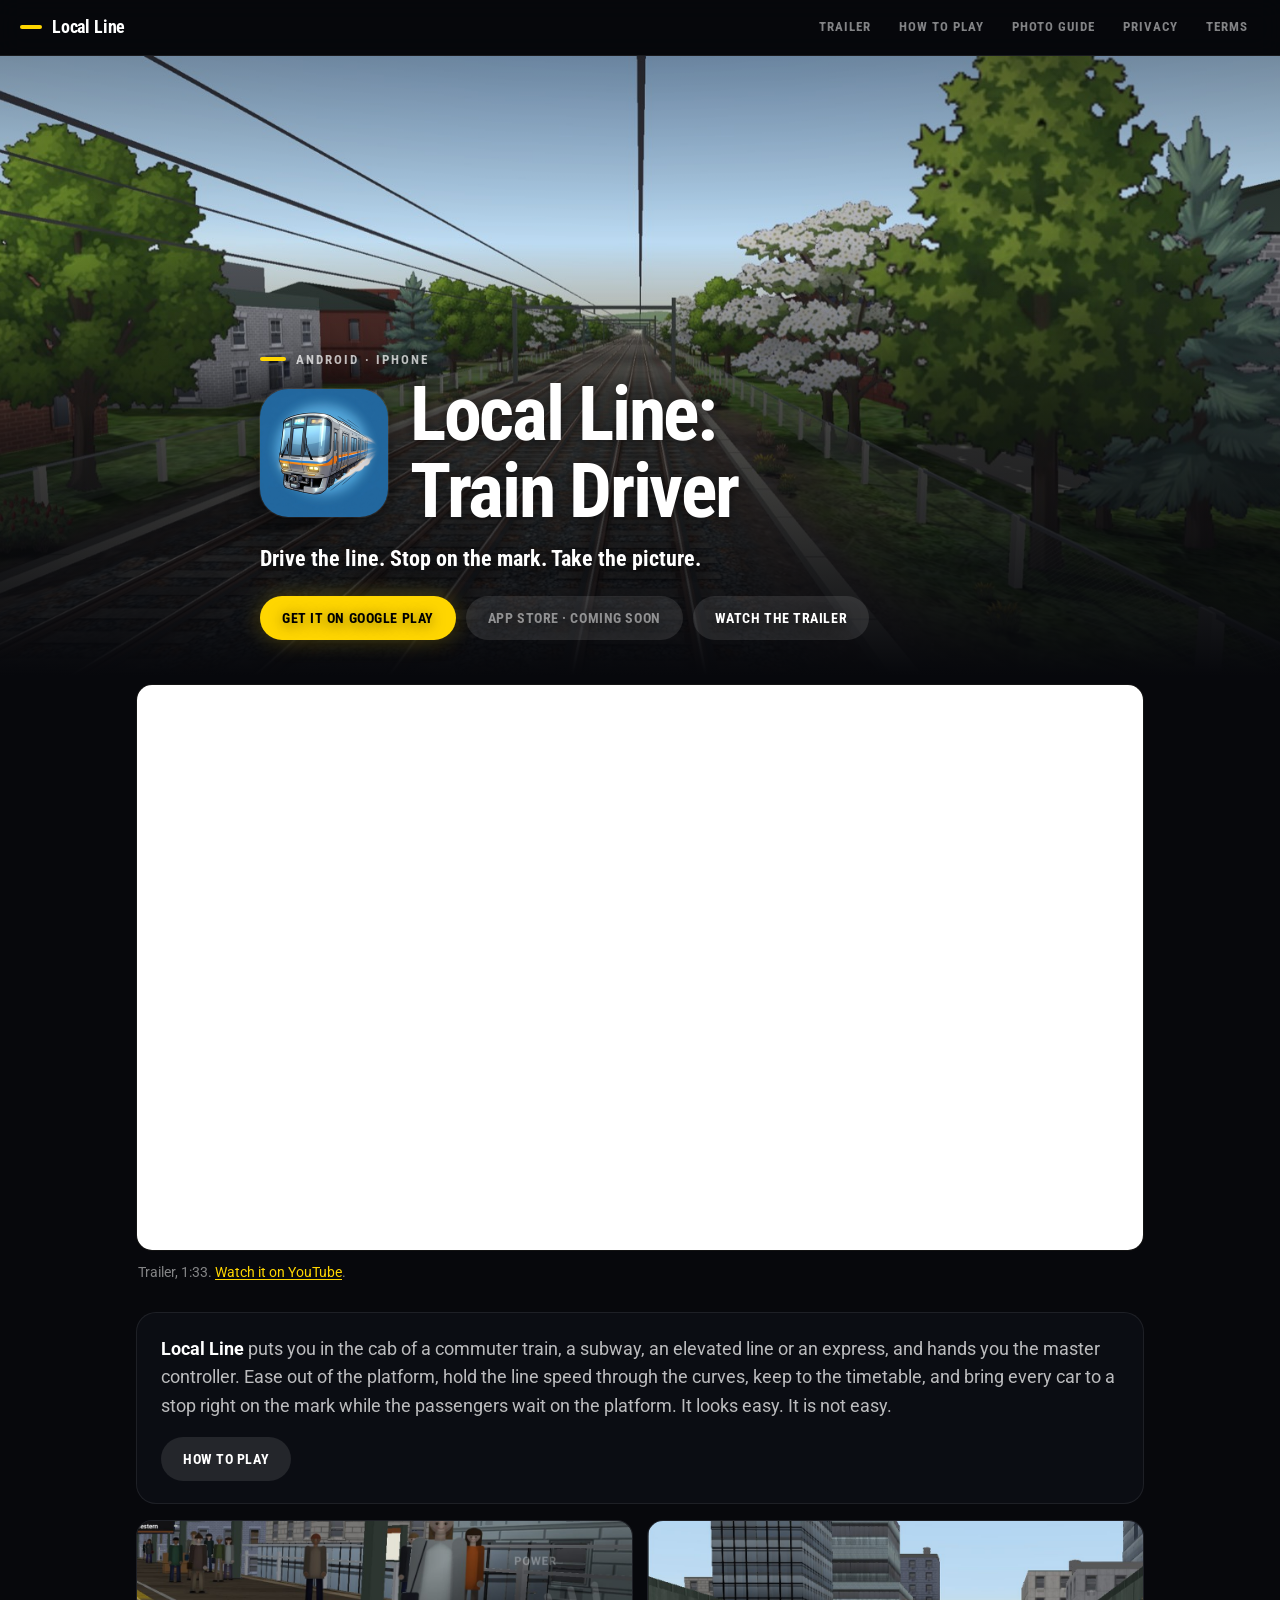
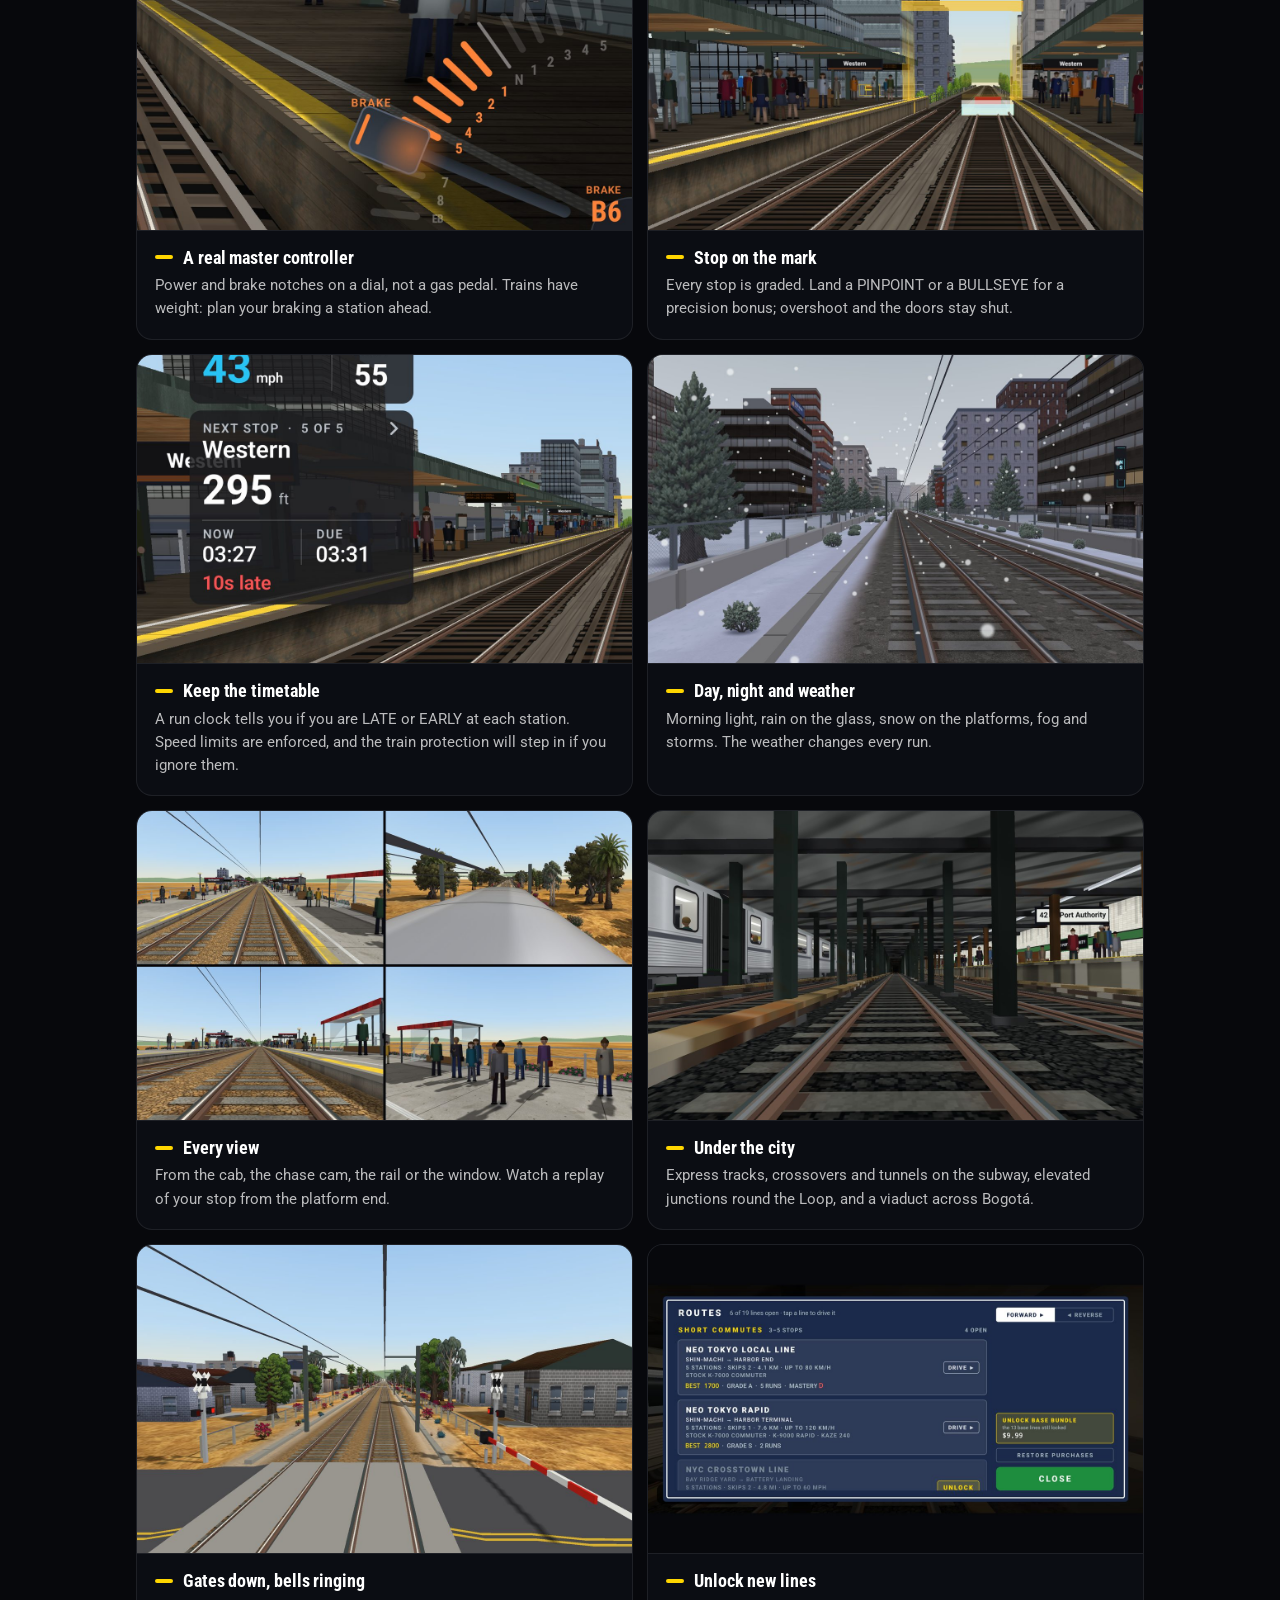
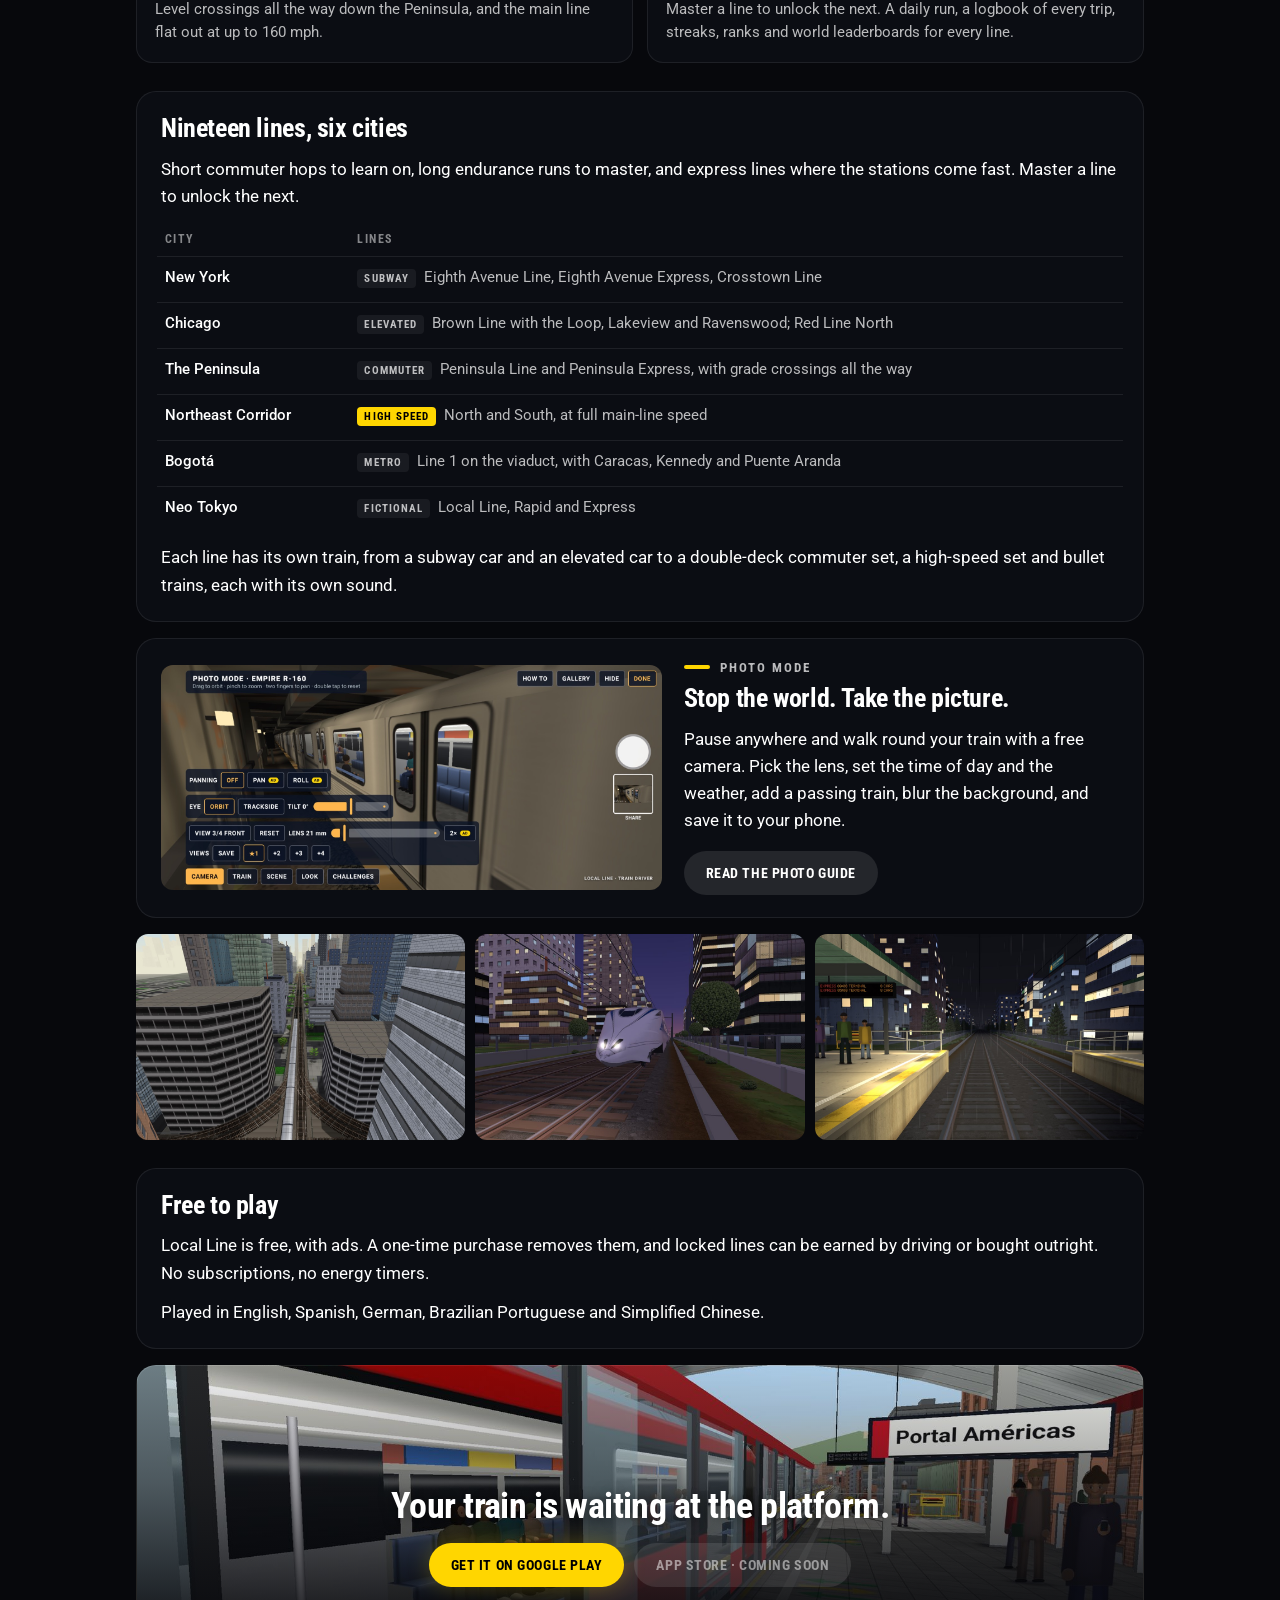
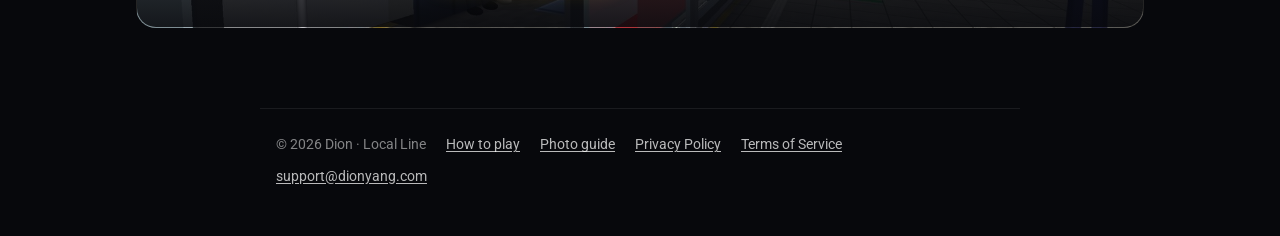
<file: index.html>
<!doctype html>
<html lang="en">
<head>
<meta charset="utf-8">
<meta name="viewport" content="width=device-width, initial-scale=1">
<title>Local Line: Train Driver</title>
<meta name="description" content="Drive real-feeling commuter, subway, elevated and express trains through New York, Chicago, the Peninsula, Bogotá and more. Hit the timetable, stop on the mark, and take the picture. For Android and iPhone.">
<meta property="og:title" content="Local Line: Train Driver">
<meta property="og:description" content="Drive the line. Stop on the mark. Take the picture.">
<meta property="og:image" content="img/line.jpg">
<meta property="og:type" content="website">
<link rel="preconnect" href="https://fonts.googleapis.com">
<link rel="preconnect" href="https://fonts.gstatic.com" crossorigin>
<link href="https://fonts.googleapis.com/css2?family=Roboto+Condensed:wght@700&family=Roboto+Mono:wght@500&family=Roboto:wght@400;500;700&display=swap" rel="stylesheet">
<link rel="icon" type="image/png" href="img/favicon.png">
<link rel="apple-touch-icon" href="img/apple-touch-icon.png">
<link rel="stylesheet" href="site.css">
<style>
  /* The landing page: a taller hero, the trailer, feature tiles and the lines board. */
  .hero.tall { min-height: min(78vh, 620px); }
  .hero.tall h1 { font-size: clamp(44px, 9vw, 76px); }
  .hero .tagline { margin: 14px 0 0; font: 700 clamp(18px, 3vw, 22px)/1.3 "Roboto Condensed", sans-serif; color: #fff; }
  .hero .pills { margin-top: 22px; }
  .pill.soon { background: rgba(255,255,255,.1); color: var(--ink-dim); cursor: default; }

  .wide { max-width: 1040px; }
  .trailer { position: relative; aspect-ratio: 16 / 9; border-radius: 16px; overflow: hidden; background: #000 center / cover no-repeat; border: 1px solid var(--hairline); display: block; }
  .trailer iframe { position: absolute; inset: 0; width: 100%; height: 100%; border: 0; }
  .under { margin: 10px 2px 0; font-size: 14px; color: var(--ink-dim); }

  .tiles { display: grid; grid-template-columns: 1fr 1fr; gap: 14px; margin: 0; padding: 0; list-style: none; }
  .tiles li { margin: 0; background: var(--sheet); border: 1px solid var(--hairline); border-radius: 16px; overflow: hidden; display: flex; flex-direction: column; }
  .tiles img { display: block; width: 100%; height: auto; aspect-ratio: 16 / 10; object-fit: cover; border-bottom: 1px solid var(--hairline); }
  .tiles div { padding: 16px 18px 18px; }
  .tiles h3 { margin: 0 0 6px; color: #fff; font-size: 18px; letter-spacing: -.005em; text-transform: none; display: flex; align-items: center; gap: 10px; }
  .tiles h3:before { content: ""; flex: none; width: 18px; height: 4px; border-radius: 2px; background: var(--go); }
  .tiles p { margin: 0; font-size: 15px; color: var(--ink-soft); line-height: 1.55; }

  .brand { display: flex; align-items: center; gap: 22px; margin-top: 10px; }
  .brand h1 { margin: 0; }
  .appicon { display: block; flex: none; width: 128px; height: 128px; border-radius: 28px; margin: 0; box-shadow: 0 10px 30px rgba(0,0,0,.55), 0 0 0 1px rgba(255,255,255,.12); }
  @media (max-width: 640px) { .tiles { grid-template-columns: 1fr; } }
  @media (max-width: 560px) { .brand { gap: 14px; } .appicon { width: 76px; height: 76px; border-radius: 17px; } }

  .split { display: grid; grid-template-columns: 1.15fr 1fr; gap: 22px; align-items: center; }
  .split figure { margin: 0; }
  @media (max-width: 760px) { .split { grid-template-columns: 1fr; } }

  .board td:nth-child(2) { color: var(--ink-soft); }
  .badge { display: inline-block; font: 700 11px/1 "Roboto Condensed", sans-serif; letter-spacing: .1em; text-transform: uppercase; padding: 4px 7px; border-radius: 4px; background: var(--fill); color: var(--ink-soft); white-space: nowrap; margin: 0 4px 4px 0; }
  .badge.y { background: var(--go); color: #000; }

  .gallery { display: grid; grid-template-columns: repeat(3, 1fr); gap: 10px; }
  .gallery img { display: block; width: 100%; height: 100%; aspect-ratio: 16 / 10; object-fit: cover; border-radius: 12px; }
  @media (max-width: 560px) { .gallery { grid-template-columns: 1fr 1fr; } .gallery img:first-child { grid-column: 1 / -1; } }

  .final { text-align: center; padding: 120px 24px 40px; position: relative; overflow: hidden; background: #111 url(img/platform.jpg) center 45% / cover no-repeat; }
  .final:before { content: ""; position: absolute; inset: 0; background: linear-gradient(180deg, rgba(7,8,12,.05), rgba(7,8,12,.35) 45%, rgba(7,8,12,.88)); }
  .final > * { position: relative; }
  .final h2 { text-shadow: 0 2px 14px rgba(0,0,0,.6); }
  .final h2 { justify-content: center; font-size: clamp(26px, 5vw, 36px); }
  .final .pills { justify-content: center; }
  section.block { margin: 0 0 28px; }
  section.block > h2 { margin-left: 2px; }
  @media (max-width: 560px) { .bar nav a.wideonly { display: none; } }
</style>
</head>
<body>
<header class="bar"><a class="mark" href="index.html"><i></i>Local Line</a><nav><a class="wideonly" href="#trailer">Trailer</a><a href="how-to-play.html">How to play</a><a href="photo-mode.html">Photo guide</a><a href="privacy-policy.html">Privacy</a><a href="terms-of-service.html">Terms</a></nav></header>

<div class="hero tall" style="background-image:url(img/line.jpg)"><div>
  <div class="kick"><i></i>Android · iPhone</div>
  <div class="brand">
    <img class="appicon" src="img/icon.png" width="256" height="256" alt="Local Line app icon">
    <h1>Local Line:<br>Train Driver</h1>
  </div>
  <p class="tagline">Drive the line. Stop on the mark. Take the picture.</p>
  <div class="pills">
    <a class="pill go" href="https://play.google.com/store/apps/details?id=com.locallinedriver">Get it on Google Play</a>
    <span class="pill soon" aria-disabled="true">App Store · coming soon</span>
    <a class="pill ghost" href="#trailer">Watch the trailer</a>
  </div>
</div></div>

<main class="wide">

<section class="block" id="trailer">
  <div class="trailer"><iframe width="560" height="315" src="https://www.youtube.com/embed/b54kEDBgle0" title="YouTube video player" frameborder="0" allow="accelerometer; autoplay; clipboard-write; encrypted-media; gyroscope; picture-in-picture; web-share" referrerpolicy="strict-origin-when-cross-origin" allowfullscreen></iframe></div>
  <p class="under">Trailer, 1:33. <a href="https://www.youtube.com/watch?v=b54kEDBgle0">Watch it on YouTube</a>.</p>
</section>

<section class="sheet lead">
  <p><strong>Local Line</strong> puts you in the cab of a commuter train, a subway, an elevated line or an express, and hands you the master controller. Ease out of the platform, hold the line speed through the curves, keep to the timetable, and bring every car to a stop right on the mark while the passengers wait on the platform. It looks easy. It is not easy.</p>
  <div class="pills"><a class="pill ghost" href="how-to-play.html">How to play</a></div>
</section>

<section class="block">
  <ul class="tiles">
    <li><img src="img/f-controller.jpg" width="1200" height="750" alt="The master controller dial in brake notch B6, the platform sliding past." loading="lazy"><div><h3>A real master controller</h3><p>Power and brake notches on a dial, not a gas pedal. Trains have weight: plan your braking a station ahead.</p></div></li>
    <li><img src="img/f-stop.jpg" width="1200" height="750" alt="Running into an elevated station with the stop mark lit ahead." loading="lazy"><div><h3>Stop on the mark</h3><p>Every stop is graded. Land a PINPOINT or a BULLSEYE for a precision bonus; overshoot and the doors stay shut.</p></div></li>
    <li><img src="img/f-timetable.jpg" width="1200" height="750" alt="The cab display: speed, the limit, the next stop, the clock and 10 seconds late." loading="lazy"><div><h3>Keep the timetable</h3><p>A run clock tells you if you are LATE or EARLY at each station. Speed limits are enforced, and the train protection will step in if you ignore them.</p></div></li>
    <li><img src="img/f-weather.jpg" width="1200" height="750" alt="Snow falling on the line between city blocks." loading="lazy"><div><h3>Day, night and weather</h3><p>Morning light, rain on the glass, snow on the platforms, fog and storms. The weather changes every run.</p></div></li>
    <li><img src="img/f-views.jpg" width="1200" height="750" alt="Four camera views on the Peninsula: the cab, the chase cam over the roof, the rail and the side window." loading="lazy"><div><h3>Every view</h3><p>From the cab, the chase cam, the rail or the window. Watch a replay of your stop from the platform end.</p></div></li>
    <li><img src="img/f-tunnel.jpg" width="1200" height="750" alt="A subway train standing in an underground station." loading="lazy"><div><h3>Under the city</h3><p>Express tracks, crossovers and tunnels on the subway, elevated junctions round the Loop, and a viaduct across Bogotá.</p></div></li>
    <li><img src="img/f-crossing.jpg" width="1200" height="750" alt="A level crossing with its gates down on the Peninsula." loading="lazy"><div><h3>Gates down, bells ringing</h3><p>Level crossings all the way down the Peninsula, and the main line flat out at up to 160 mph.</p></div></li>
    <li><img src="img/f-lines.jpg" width="1200" height="750" alt="The routes picker, with best scores, grades and runs for each line." loading="lazy"><div><h3>Unlock new lines</h3><p>Master a line to unlock the next. A daily run, a logbook of every trip, streaks, ranks and world leaderboards for every line.</p></div></li>
  </ul>
</section>

<section class="sheet">
  <h2>Nineteen lines, six cities</h2>
  <p>Short commuter hops to learn on, long endurance runs to master, and express lines where the stations come fast. Master a line to unlock the next.</p>
  <div class="scroll"><table class="board">
    <tr><th>City</th><th>Lines</th></tr>
    <tr><td>New York</td><td><span class="badge">Subway</span> Eighth Avenue Line, Eighth Avenue Express, Crosstown Line</td></tr>
    <tr><td>Chicago</td><td><span class="badge">Elevated</span> Brown Line with the Loop, Lakeview and Ravenswood; Red Line North</td></tr>
    <tr><td>The Peninsula</td><td><span class="badge">Commuter</span> Peninsula Line and Peninsula Express, with grade crossings all the way</td></tr>
    <tr><td>Northeast Corridor</td><td><span class="badge y">High speed</span> North and South, at full main-line speed</td></tr>
    <tr><td>Bogotá</td><td><span class="badge">Metro</span> Line 1 on the viaduct, with Caracas, Kennedy and Puente Aranda</td></tr>
    <tr><td>Neo Tokyo</td><td><span class="badge">Fictional</span> Local Line, Rapid and Express</td></tr>
  </table></div>
  <p>Each line has its own train, from a subway car and an elevated car to a double-deck commuter set, a high-speed set and bullet trains, each with its own sound.</p>
</section>

<section class="sheet">
  <div class="split">
    <figure><img src="img/photo-screen.jpg" width="1600" height="720" alt="Photo mode on a phone, with the camera, train and scene settings along the bottom."></figure>
    <div>
      <div class="kick"><i></i>Photo mode</div>
      <h2 style="margin-top:10px">Stop the world. Take the picture.</h2>
      <p>Pause anywhere and walk round your train with a free camera. Pick the lens, set the time of day and the weather, add a passing train, blur the background, and save it to your phone.</p>
      <div class="pills"><a class="pill ghost" href="photo-mode.html">Read the photo guide</a></div>
    </div>
  </div>
</section>

<section class="block">
  <div class="gallery">
    <img src="img/tower18.jpg" alt="An elevated train crossing a junction above a city street." loading="lazy">
    <img src="img/kaze.jpg" alt="A bullet train standing at the platform." loading="lazy">
    <img src="img/night.jpg" alt="A train at night under the station lights." loading="lazy">
  </div>
</section>

<section class="sheet">
  <h2>Free to play</h2>
  <p>Local Line is free, with ads. A one-time purchase removes them, and locked lines can be earned by driving or bought outright. No subscriptions, no energy timers.</p>
  <p>Played in English, Spanish, German, Brazilian Portuguese and Simplified Chinese.</p>
</section>

<section class="sheet final">
  <h2>Your train is waiting at the platform.</h2>
  <div class="pills">
    <a class="pill go" href="https://play.google.com/store/apps/details?id=com.locallinedriver">Get it on Google Play</a>
    <span class="pill soon" aria-disabled="true">App Store · coming soon</span>
  </div>
</section>

</main>

<footer>
  <span>© 2026 Dion · Local Line</span>
  <a href="how-to-play.html">How to play</a>
  <a href="photo-mode.html">Photo guide</a>
  <a href="privacy-policy.html">Privacy Policy</a>
  <a href="terms-of-service.html">Terms of Service</a>
  <a href="mailto:support@dionyang.com">support@dionyang.com</a>
</footer>

</body>
</html>
</file>
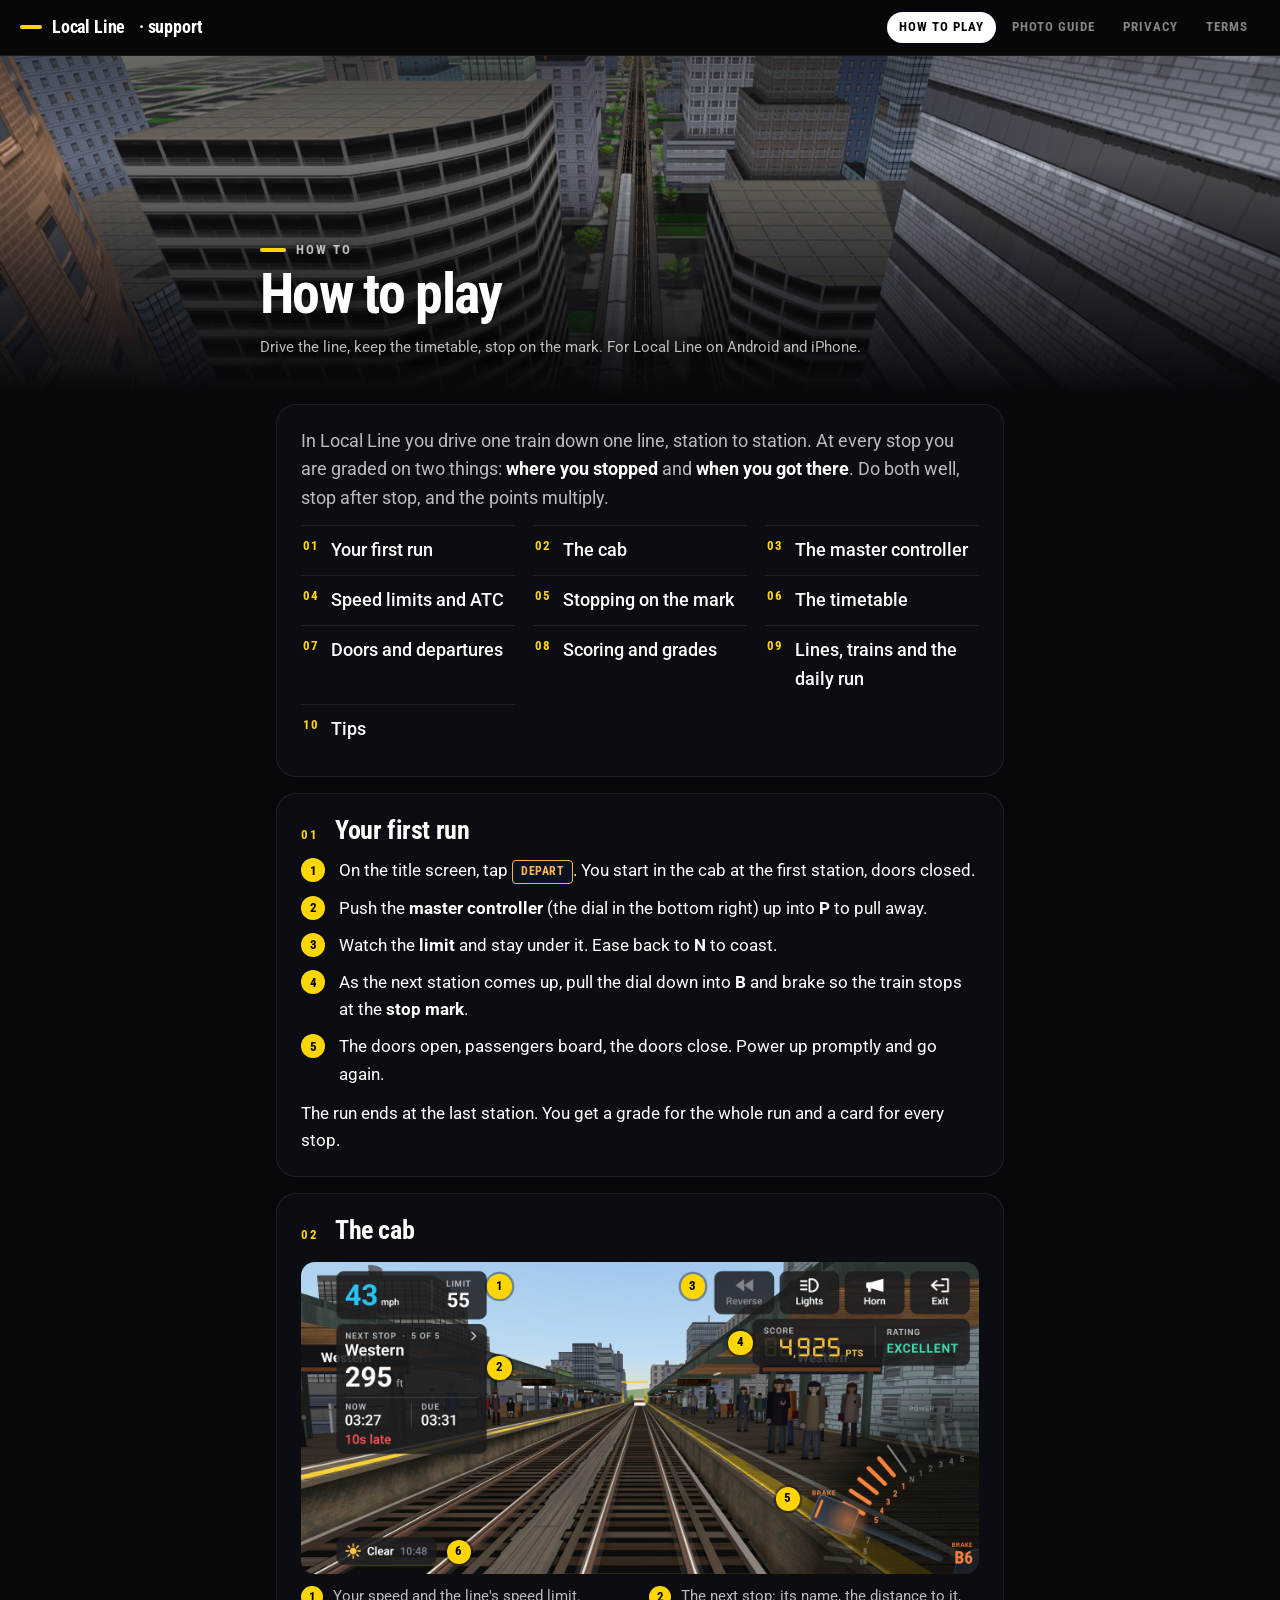
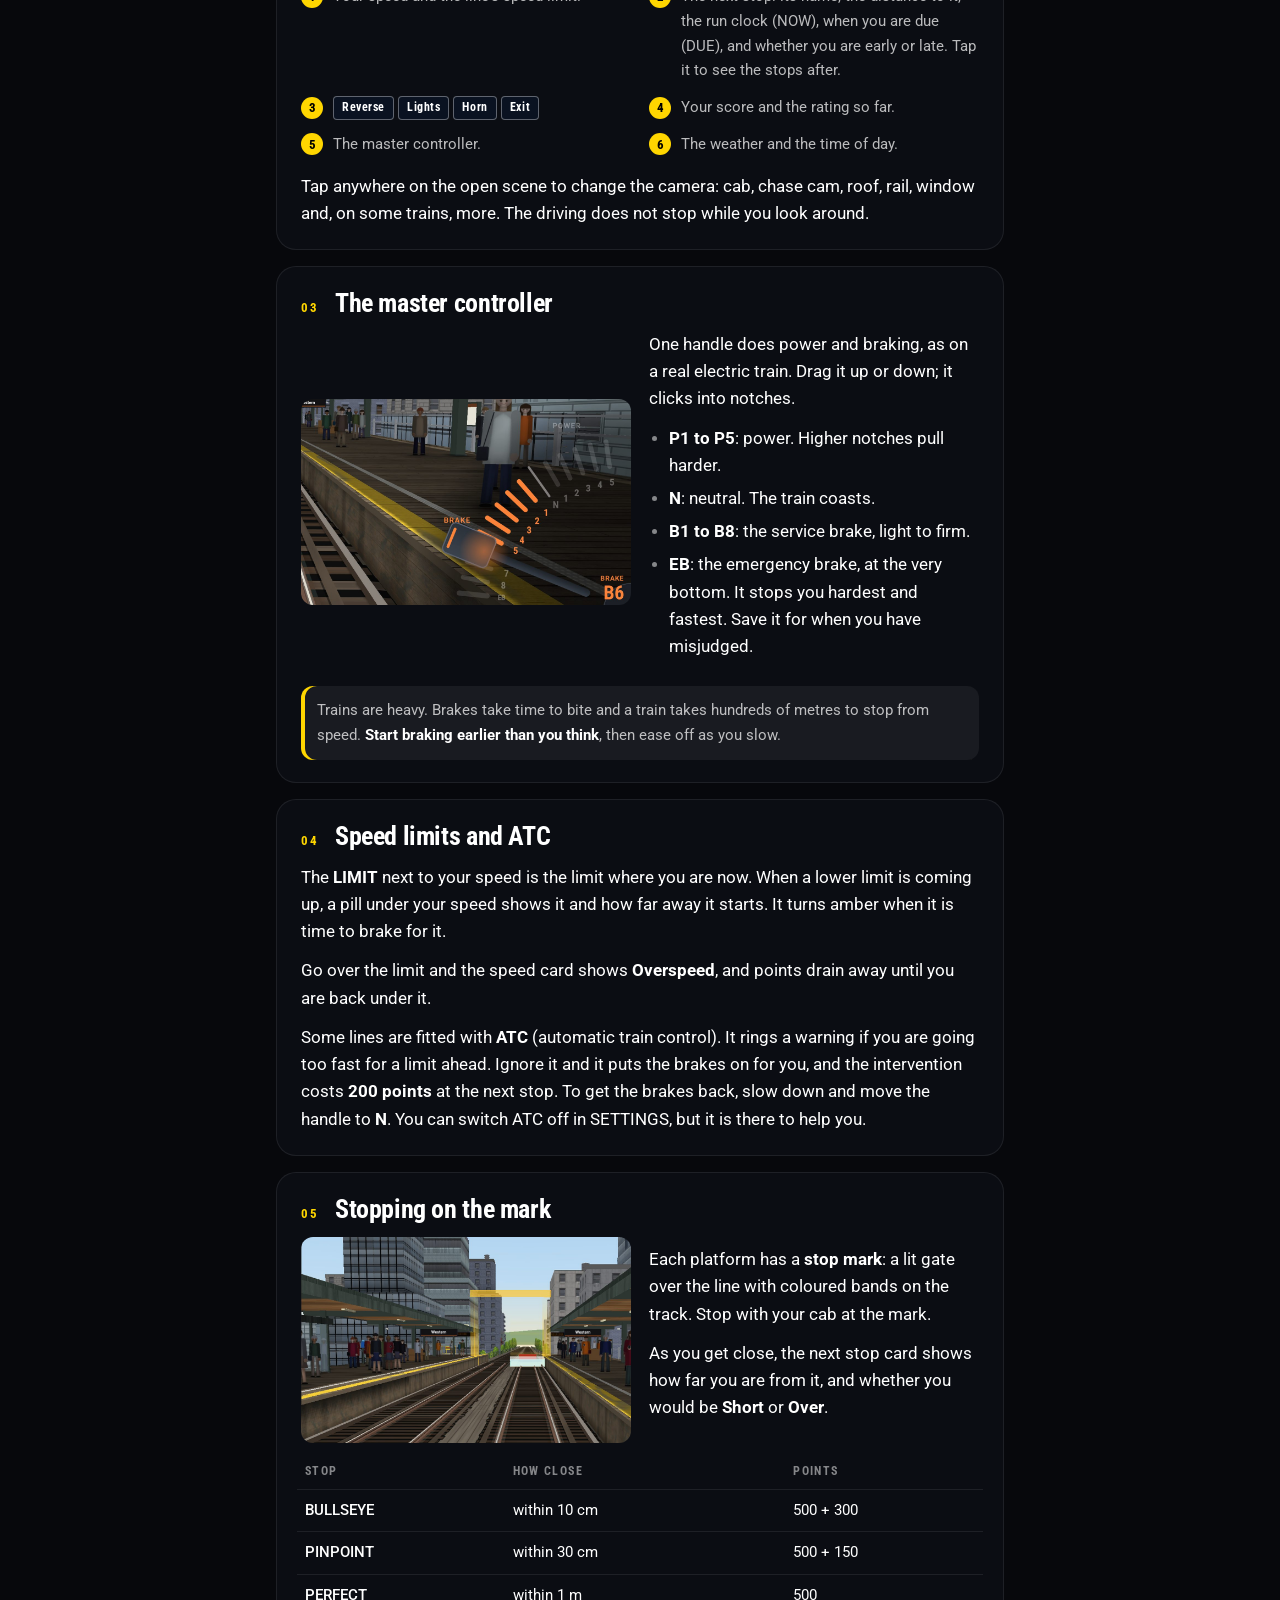
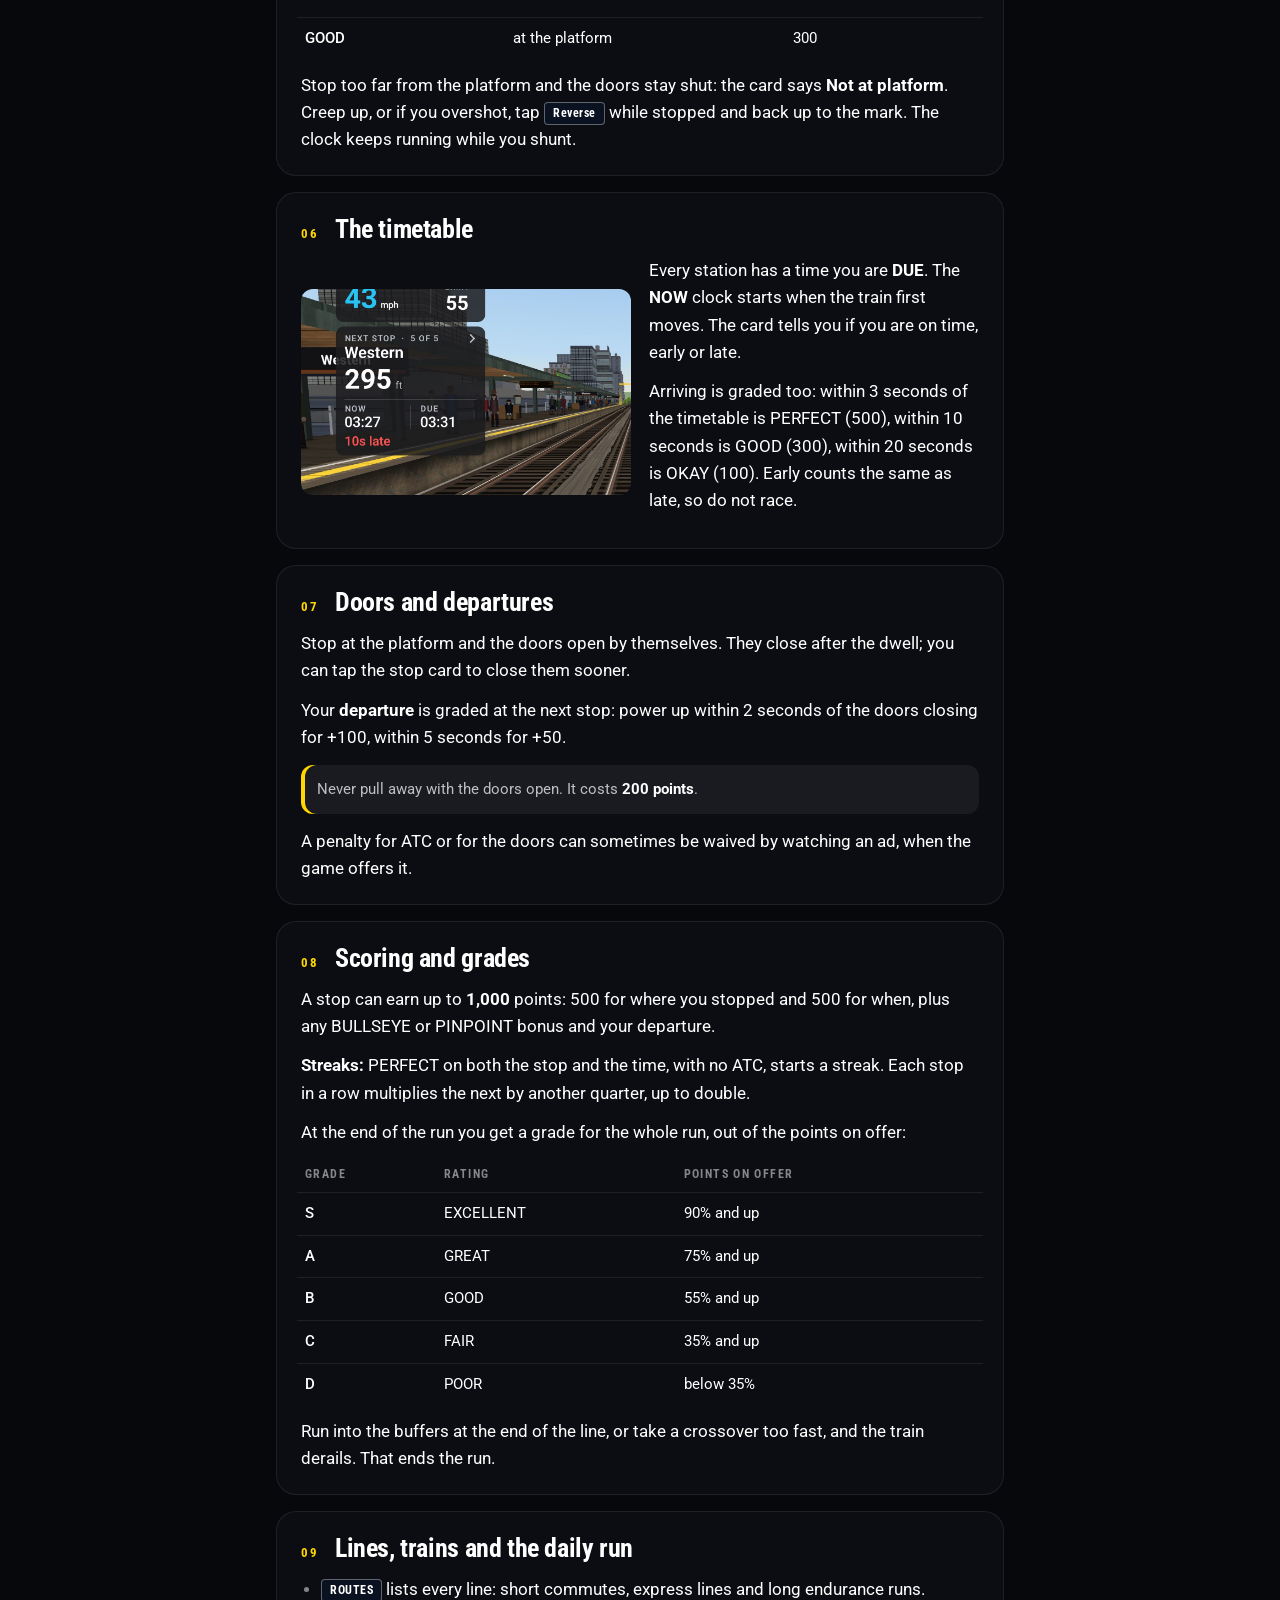
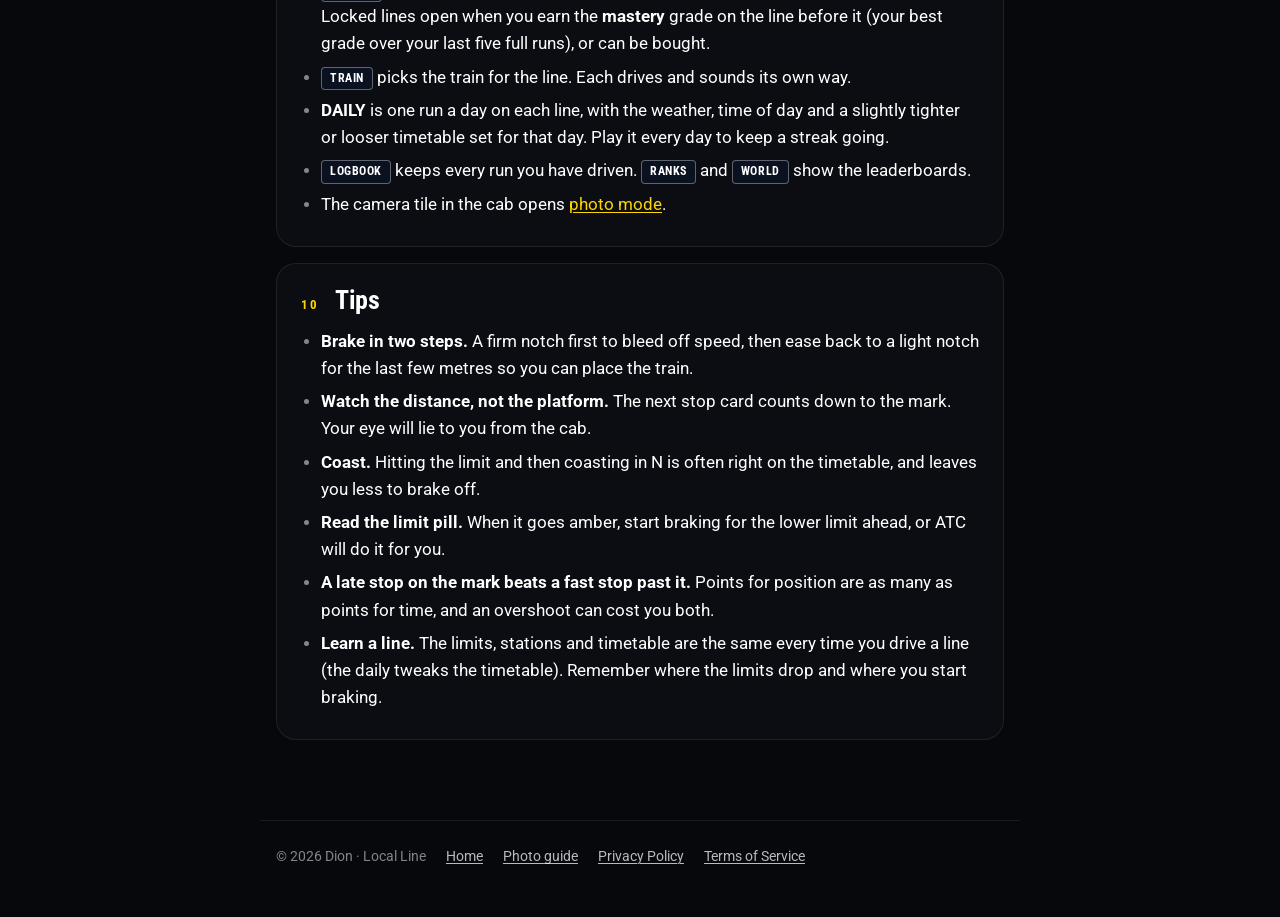
<file: how-to-play.html>
<!doctype html>
<html lang="en">
<head>
<meta charset="utf-8">
<meta name="viewport" content="width=device-width, initial-scale=1">
<title>How to Play · Local Line</title>
<meta name="description" content="How to drive in Local Line: Train Driver. The master controller, the cab display, stopping on the mark, the timetable, doors, ATC and scoring.">
<link rel="icon" type="image/png" href="img/favicon.png">
<link rel="apple-touch-icon" href="img/apple-touch-icon.png">
<link rel="preconnect" href="https://fonts.googleapis.com">
<link rel="preconnect" href="https://fonts.gstatic.com" crossorigin>
<link href="https://fonts.googleapis.com/css2?family=Roboto+Condensed:wght@700&family=Roboto+Mono:wght@500&family=Roboto:wght@400;500;700&display=swap" rel="stylesheet">
<link rel="stylesheet" href="site.css">
<style>
  /* The cab as captured on a phone, with numbered tags over it (as the photo guide's screen). */
  .screen { position: relative; border-radius: 14px; overflow: hidden; container-type: inline-size; margin: 16px 0 6px; background: #111; }
  .screen img { display: block; width: 100%; height: auto; }
  .tag { position: absolute; display: grid; place-items: center; width: 3.6cqw; height: 3.6cqw; border-radius: 50%; background: var(--go); color: #000; font: 700 1.9cqw/1 "Roboto Condensed", sans-serif; box-shadow: 0 0 0 .35cqw rgba(0,0,0,.35); }
  .key { list-style: none; padding: 0; display: grid; grid-template-columns: repeat(auto-fill, minmax(220px, 1fr)); gap: 4px 18px; }
  .key li { display: flex; gap: 10px; align-items: baseline; margin: 4px 0; font-size: 15px; color: var(--ink-soft); }
  .key li b { flex: none; display: grid; place-items: center; width: 22px; height: 22px; border-radius: 50%; background: var(--go); color: #000; font: 700 13px/1 "Roboto Condensed", sans-serif; }
  .duo { display: grid; grid-template-columns: 1fr 1fr; gap: 18px; align-items: center; }
  .duo figure { margin: 0; }
  @media (max-width: 640px) { .duo { grid-template-columns: 1fr; } }
  .steps { counter-reset: s; list-style: none; padding: 0; }
  .steps li { position: relative; padding-left: 38px; margin: 10px 0; }
  .steps li:before { counter-increment: s; content: counter(s); position: absolute; left: 0; top: 1px; width: 24px; height: 24px; border-radius: 50%; background: var(--go); color: #000; display: grid; place-items: center; font: 700 13px/1 "Roboto Condensed", sans-serif; }
</style>
</head>
<body>
<header class="bar"><a class="mark" href="index.html"><i></i>Local Line<span>&nbsp;· support</span></a><nav><a href="how-to-play.html" aria-current="page">How to play</a><a href="photo-mode.html">Photo guide</a><a href="privacy-policy.html">Privacy</a><a href="terms-of-service.html">Terms</a></nav></header>

<div class="hero" style="background-image:url(img/tower18.jpg)"><div>
  <div class="kick"><i></i>How to</div>
  <h1>How to play</h1>
  <p class="meta">Drive the line, keep the timetable, stop on the mark. For Local Line on Android and iPhone.</p>
</div></div>

<main>
<section class="sheet lead">
  <p>In Local Line you drive one train down one line, station to station. At every stop you are graded on two things: <strong>where you stopped</strong> and <strong>when you got there</strong>. Do both well, stop after stop, and the points multiply.</p>
  <ol class="toc">
    <li><a href="#first">Your first run</a></li>
    <li><a href="#cab">The cab</a></li>
    <li><a href="#controller">The master controller</a></li>
    <li><a href="#limits">Speed limits and ATC</a></li>
    <li><a href="#stop">Stopping on the mark</a></li>
    <li><a href="#timetable">The timetable</a></li>
    <li><a href="#doors">Doors and departures</a></li>
    <li><a href="#score">Scoring and grades</a></li>
    <li><a href="#lines">Lines, trains and the daily run</a></li>
    <li><a href="#tips">Tips</a></li>
  </ol>
</section>

<section class="sheet" id="first">
  <h2><span class="n">01</span>Your first run</h2>
  <ol class="steps">
    <li>On the title screen, tap <span class="chip on">DEPART</span>. You start in the cab at the first station, doors closed.</li>
    <li>Push the <strong>master controller</strong> (the dial in the bottom right) up into <strong>P</strong> to pull away.</li>
    <li>Watch the <strong>limit</strong> and stay under it. Ease back to <strong>N</strong> to coast.</li>
    <li>As the next station comes up, pull the dial down into <strong>B</strong> and brake so the train stops at the <strong>stop mark</strong>.</li>
    <li>The doors open, passengers board, the doors close. Power up promptly and go again.</li>
  </ol>
  <p>The run ends at the last station. You get a grade for the whole run and a card for every stop.</p>
</section>

<section class="sheet" id="cab">
  <h2><span class="n">02</span>The cab</h2>
  <div class="screen">
    <img src="img/hud.jpg" width="1600" height="736" alt="The cab on a phone: speed and limit top left, the next stop card under it, the buttons and score top right, the master controller bottom right and the weather and time bottom left.">
    <span class="tag" style="left:27.5%;top:4%">1</span>
    <span class="tag" style="left:27.5%;top:30%">2</span>
    <span class="tag" style="left:56%;top:4%">3</span>
    <span class="tag" style="left:63%;top:22%">4</span>
    <span class="tag" style="left:70%;top:72%">5</span>
    <span class="tag" style="left:21.5%;top:89%">6</span>
  </div>
  <ul class="key">
    <li><b>1</b>Your speed and the line's speed limit.</li>
    <li><b>2</b>The next stop: its name, the distance to it, the run clock (NOW), when you are due (DUE), and whether you are early or late. Tap it to see the stops after.</li>
    <li><b>3</b><span><span class="chip">Reverse</span> <span class="chip">Lights</span> <span class="chip">Horn</span> <span class="chip">Exit</span></span></li>
    <li><b>4</b>Your score and the rating so far.</li>
    <li><b>5</b>The master controller.</li>
    <li><b>6</b>The weather and the time of day.</li>
  </ul>
  <p>Tap anywhere on the open scene to change the camera: cab, chase cam, roof, rail, window and, on some trains, more. The driving does not stop while you look around.</p>
</section>

<section class="sheet" id="controller">
  <h2><span class="n">03</span>The master controller</h2>
  <div class="duo">
    <figure><img src="img/f-controller.jpg" width="1200" height="750" alt="The master controller dial in brake notch B6." loading="lazy"></figure>
    <div>
      <p>One handle does power and braking, as on a real electric train. Drag it up or down; it clicks into notches.</p>
      <ul>
        <li><strong>P1 to P5</strong>: power. Higher notches pull harder.</li>
        <li><strong>N</strong>: neutral. The train coasts.</li>
        <li><strong>B1 to B8</strong>: the service brake, light to firm.</li>
        <li><strong>EB</strong>: the emergency brake, at the very bottom. It stops you hardest and fastest. Save it for when you have misjudged.</li>
      </ul>
    </div>
  </div>
  <div class="tip">Trains are heavy. Brakes take time to bite and a train takes hundreds of metres to stop from speed. <b>Start braking earlier than you think</b>, then ease off as you slow.</div>
</section>

<section class="sheet" id="limits">
  <h2><span class="n">04</span>Speed limits and ATC</h2>
  <p>The <strong>LIMIT</strong> next to your speed is the limit where you are now. When a lower limit is coming up, a pill under your speed shows it and how far away it starts. It turns amber when it is time to brake for it.</p>
  <p>Go over the limit and the speed card shows <strong>Overspeed</strong>, and points drain away until you are back under it.</p>
  <p>Some lines are fitted with <strong>ATC</strong> (automatic train control). It rings a warning if you are going too fast for a limit ahead. Ignore it and it puts the brakes on for you, and the intervention costs <strong>200 points</strong> at the next stop. To get the brakes back, slow down and move the handle to <strong>N</strong>. You can switch ATC off in SETTINGS, but it is there to help you.</p>
</section>

<section class="sheet" id="stop">
  <h2><span class="n">05</span>Stopping on the mark</h2>
  <div class="duo">
    <figure><img src="img/f-stop.jpg" width="1200" height="750" alt="Running into an elevated station, the stop mark a lit gate at the platform end." loading="lazy"></figure>
    <div>
      <p>Each platform has a <strong>stop mark</strong>: a lit gate over the line with coloured bands on the track. Stop with your cab at the mark.</p>
      <p>As you get close, the next stop card shows how far you are from it, and whether you would be <strong>Short</strong> or <strong>Over</strong>.</p>
    </div>
  </div>
  <div class="scroll"><table>
    <tr><th>Stop</th><th>How close</th><th>Points</th></tr>
    <tr><td>BULLSEYE</td><td>within 10 cm</td><td>500 + 300</td></tr>
    <tr><td>PINPOINT</td><td>within 30 cm</td><td>500 + 150</td></tr>
    <tr><td>PERFECT</td><td>within 1 m</td><td>500</td></tr>
    <tr><td>GOOD</td><td>at the platform</td><td>300</td></tr>
  </table></div>
  <p>Stop too far from the platform and the doors stay shut: the card says <strong>Not at platform</strong>. Creep up, or if you overshot, tap <span class="chip">Reverse</span> while stopped and back up to the mark. The clock keeps running while you shunt.</p>
</section>

<section class="sheet" id="timetable">
  <h2><span class="n">06</span>The timetable</h2>
  <div class="duo">
    <figure><img src="img/f-timetable.jpg" width="1200" height="750" alt="The next stop card: Western, 295 ft, now 03:27, due 03:31, 10 seconds late." loading="lazy"></figure>
    <div>
      <p>Every station has a time you are <strong>DUE</strong>. The <strong>NOW</strong> clock starts when the train first moves. The card tells you if you are on time, early or late.</p>
      <p>Arriving is graded too: within 3 seconds of the timetable is PERFECT (500), within 10 seconds is GOOD (300), within 20 seconds is OKAY (100). Early counts the same as late, so do not race.</p>
    </div>
  </div>
</section>

<section class="sheet" id="doors">
  <h2><span class="n">07</span>Doors and departures</h2>
  <p>Stop at the platform and the doors open by themselves. They close after the dwell; you can tap the stop card to close them sooner.</p>
  <p>Your <strong>departure</strong> is graded at the next stop: power up within 2 seconds of the doors closing for +100, within 5 seconds for +50.</p>
  <div class="tip">Never pull away with the doors open. It costs <b>200 points</b>.</div>
  <p>A penalty for ATC or for the doors can sometimes be waived by watching an ad, when the game offers it.</p>
</section>

<section class="sheet" id="score">
  <h2><span class="n">08</span>Scoring and grades</h2>
  <p>A stop can earn up to <strong>1,000</strong> points: 500 for where you stopped and 500 for when, plus any BULLSEYE or PINPOINT bonus and your departure.</p>
  <p><strong>Streaks:</strong> PERFECT on both the stop and the time, with no ATC, starts a streak. Each stop in a row multiplies the next by another quarter, up to double.</p>
  <p>At the end of the run you get a grade for the whole run, out of the points on offer:</p>
  <div class="scroll"><table>
    <tr><th>Grade</th><th>Rating</th><th>Points on offer</th></tr>
    <tr><td>S</td><td>EXCELLENT</td><td>90% and up</td></tr>
    <tr><td>A</td><td>GREAT</td><td>75% and up</td></tr>
    <tr><td>B</td><td>GOOD</td><td>55% and up</td></tr>
    <tr><td>C</td><td>FAIR</td><td>35% and up</td></tr>
    <tr><td>D</td><td>POOR</td><td>below 35%</td></tr>
  </table></div>
  <p>Run into the buffers at the end of the line, or take a crossover too fast, and the train derails. That ends the run.</p>
</section>

<section class="sheet" id="lines">
  <h2><span class="n">09</span>Lines, trains and the daily run</h2>
  <ul>
    <li><span class="chip">ROUTES</span> lists every line: short commutes, express lines and long endurance runs. Locked lines open when you earn the <strong>mastery</strong> grade on the line before it (your best grade over your last five full runs), or can be bought.</li>
    <li><span class="chip">TRAIN</span> picks the train for the line. Each drives and sounds its own way.</li>
    <li><strong>DAILY</strong> is one run a day on each line, with the weather, time of day and a slightly tighter or looser timetable set for that day. Play it every day to keep a streak going.</li>
    <li><span class="chip">LOGBOOK</span> keeps every run you have driven. <span class="chip">RANKS</span> and <span class="chip">WORLD</span> show the leaderboards.</li>
    <li>The camera tile in the cab opens <a href="photo-mode.html">photo mode</a>.</li>
  </ul>
</section>

<section class="sheet" id="tips">
  <h2><span class="n">10</span>Tips</h2>
  <ul>
    <li><strong>Brake in two steps.</strong> A firm notch first to bleed off speed, then ease back to a light notch for the last few metres so you can place the train.</li>
    <li><strong>Watch the distance, not the platform.</strong> The next stop card counts down to the mark. Your eye will lie to you from the cab.</li>
    <li><strong>Coast.</strong> Hitting the limit and then coasting in N is often right on the timetable, and leaves you less to brake off.</li>
    <li><strong>Read the limit pill.</strong> When it goes amber, start braking for the lower limit ahead, or ATC will do it for you.</li>
    <li><strong>A late stop on the mark beats a fast stop past it.</strong> Points for position are as many as points for time, and an overshoot can cost you both.</li>
    <li><strong>Learn a line.</strong> The limits, stations and timetable are the same every time you drive a line (the daily tweaks the timetable). Remember where the limits drop and where you start braking.</li>
  </ul>
</section>
</main>

<footer>
  <span>© 2026 Dion · Local Line</span>
  <a href="index.html">Home</a>
  <a href="photo-mode.html">Photo guide</a>
  <a href="privacy-policy.html">Privacy Policy</a>
  <a href="terms-of-service.html">Terms of Service</a>
</footer>
</body>
</html>
</file>
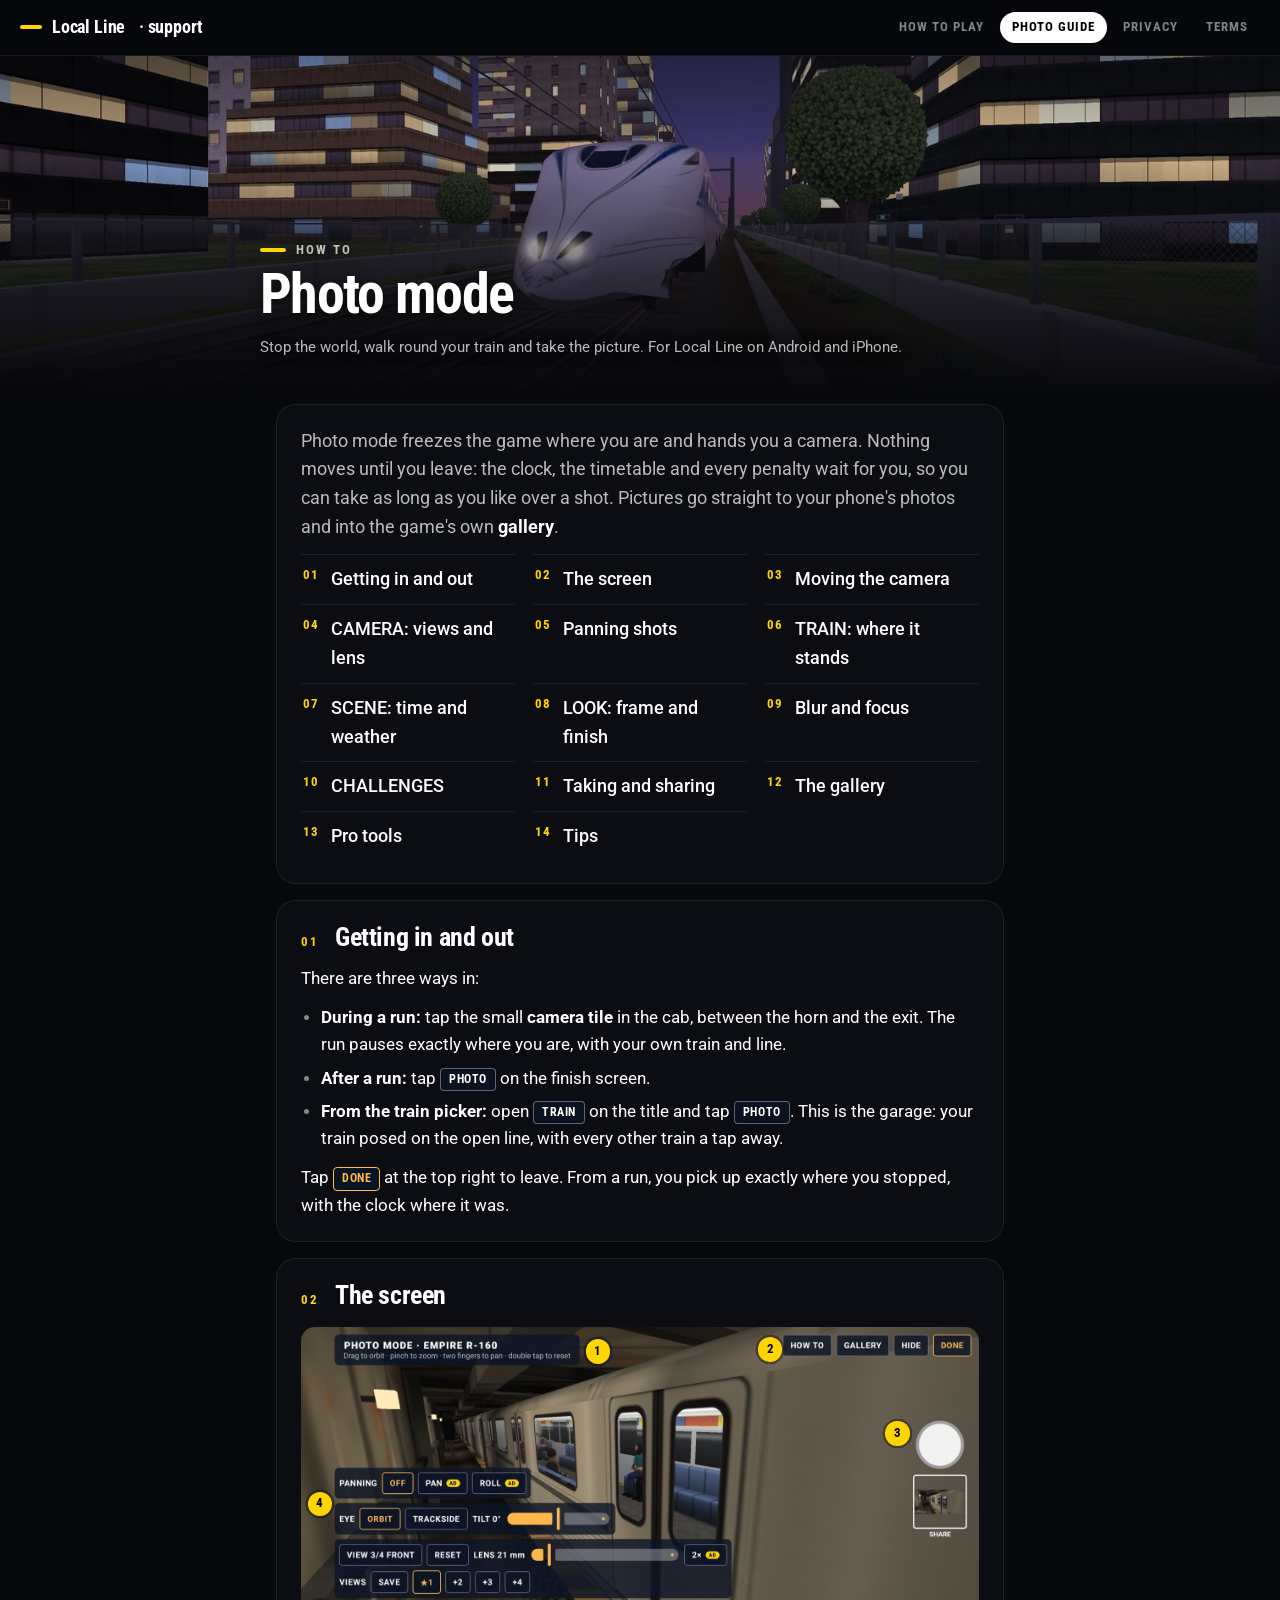
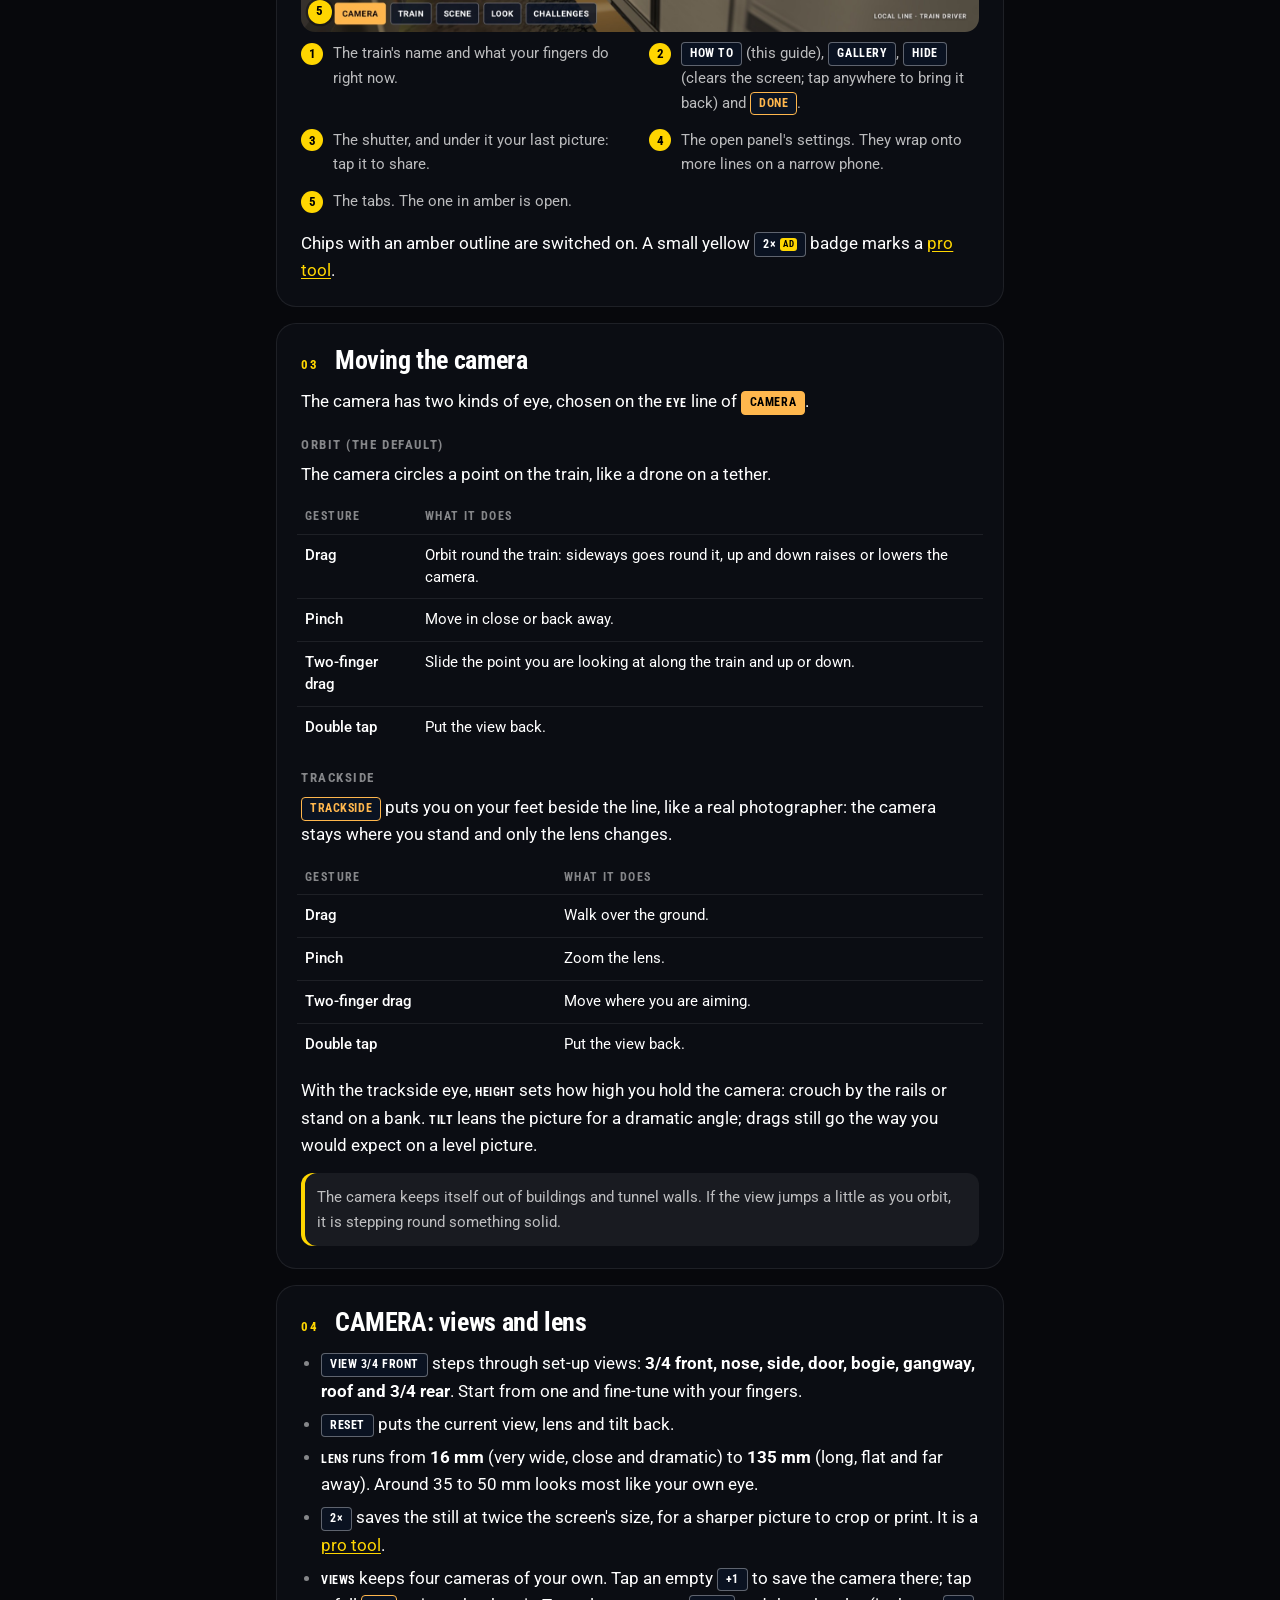
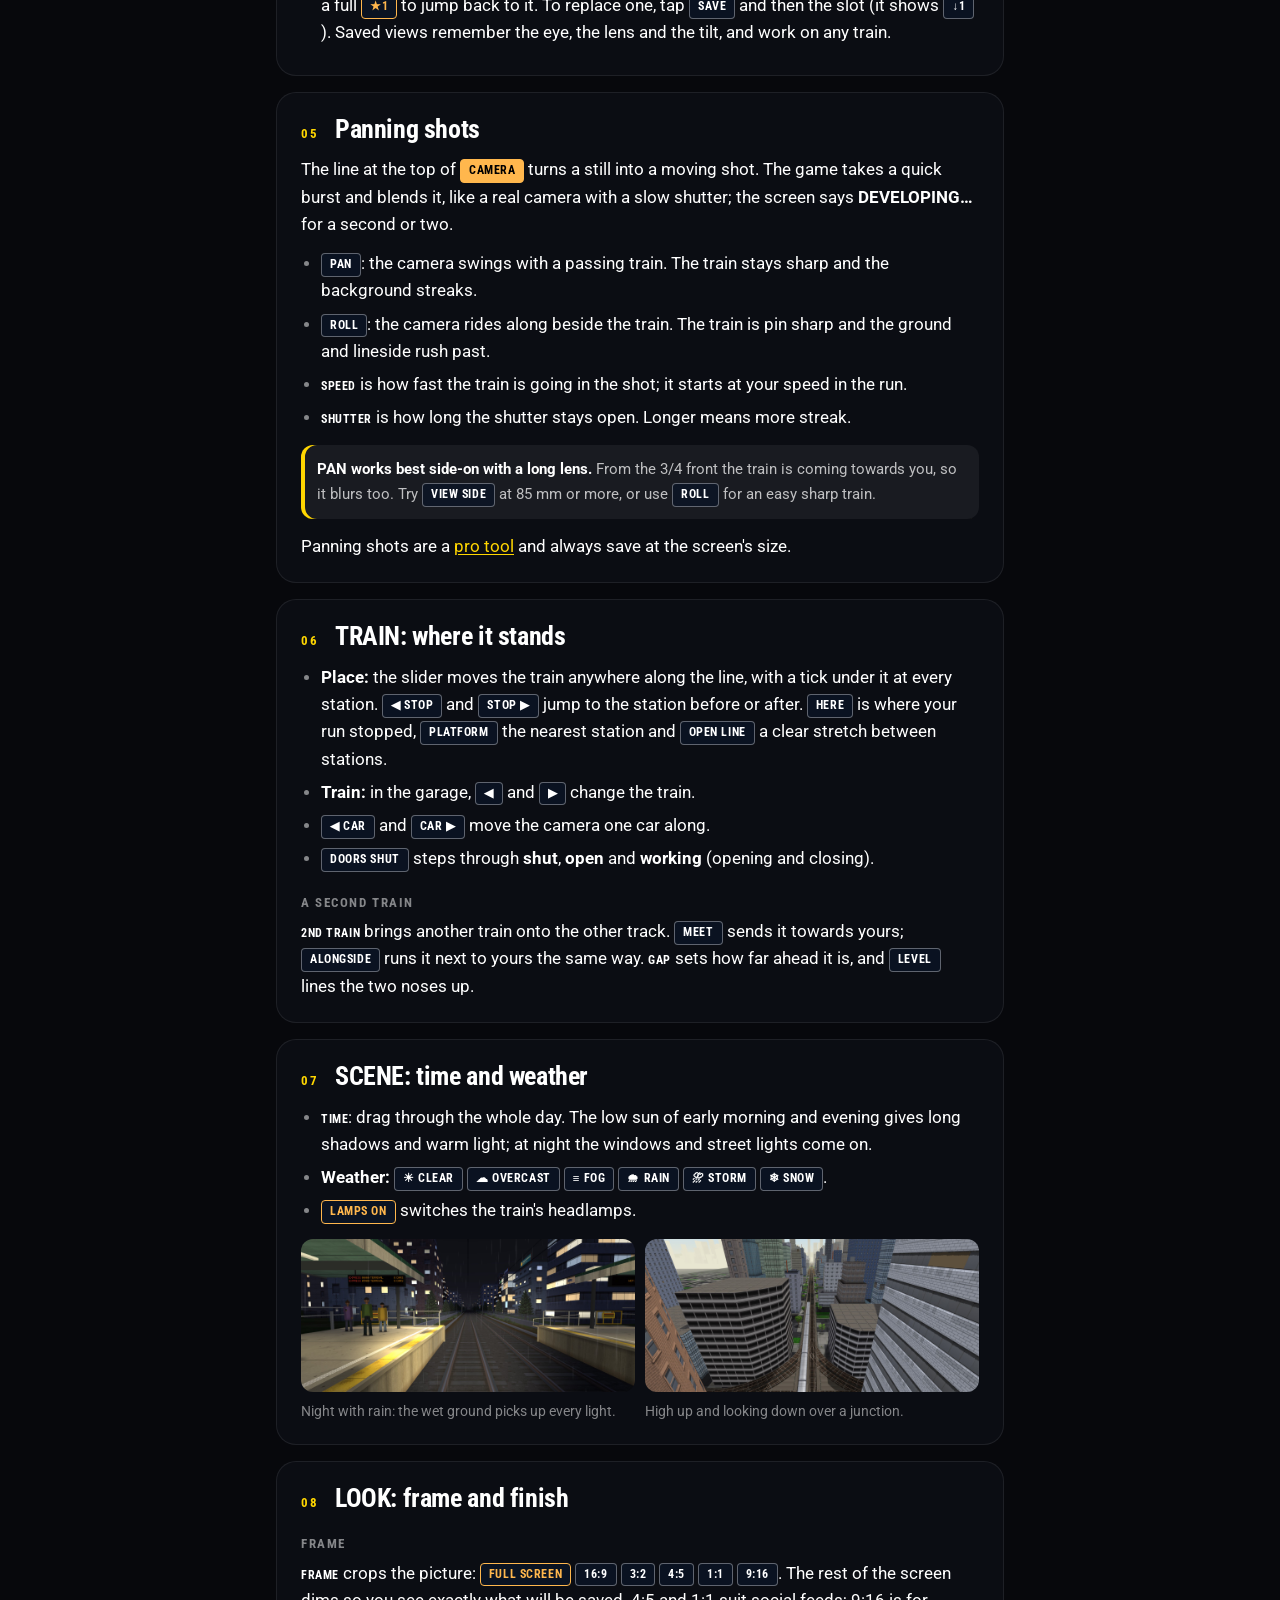
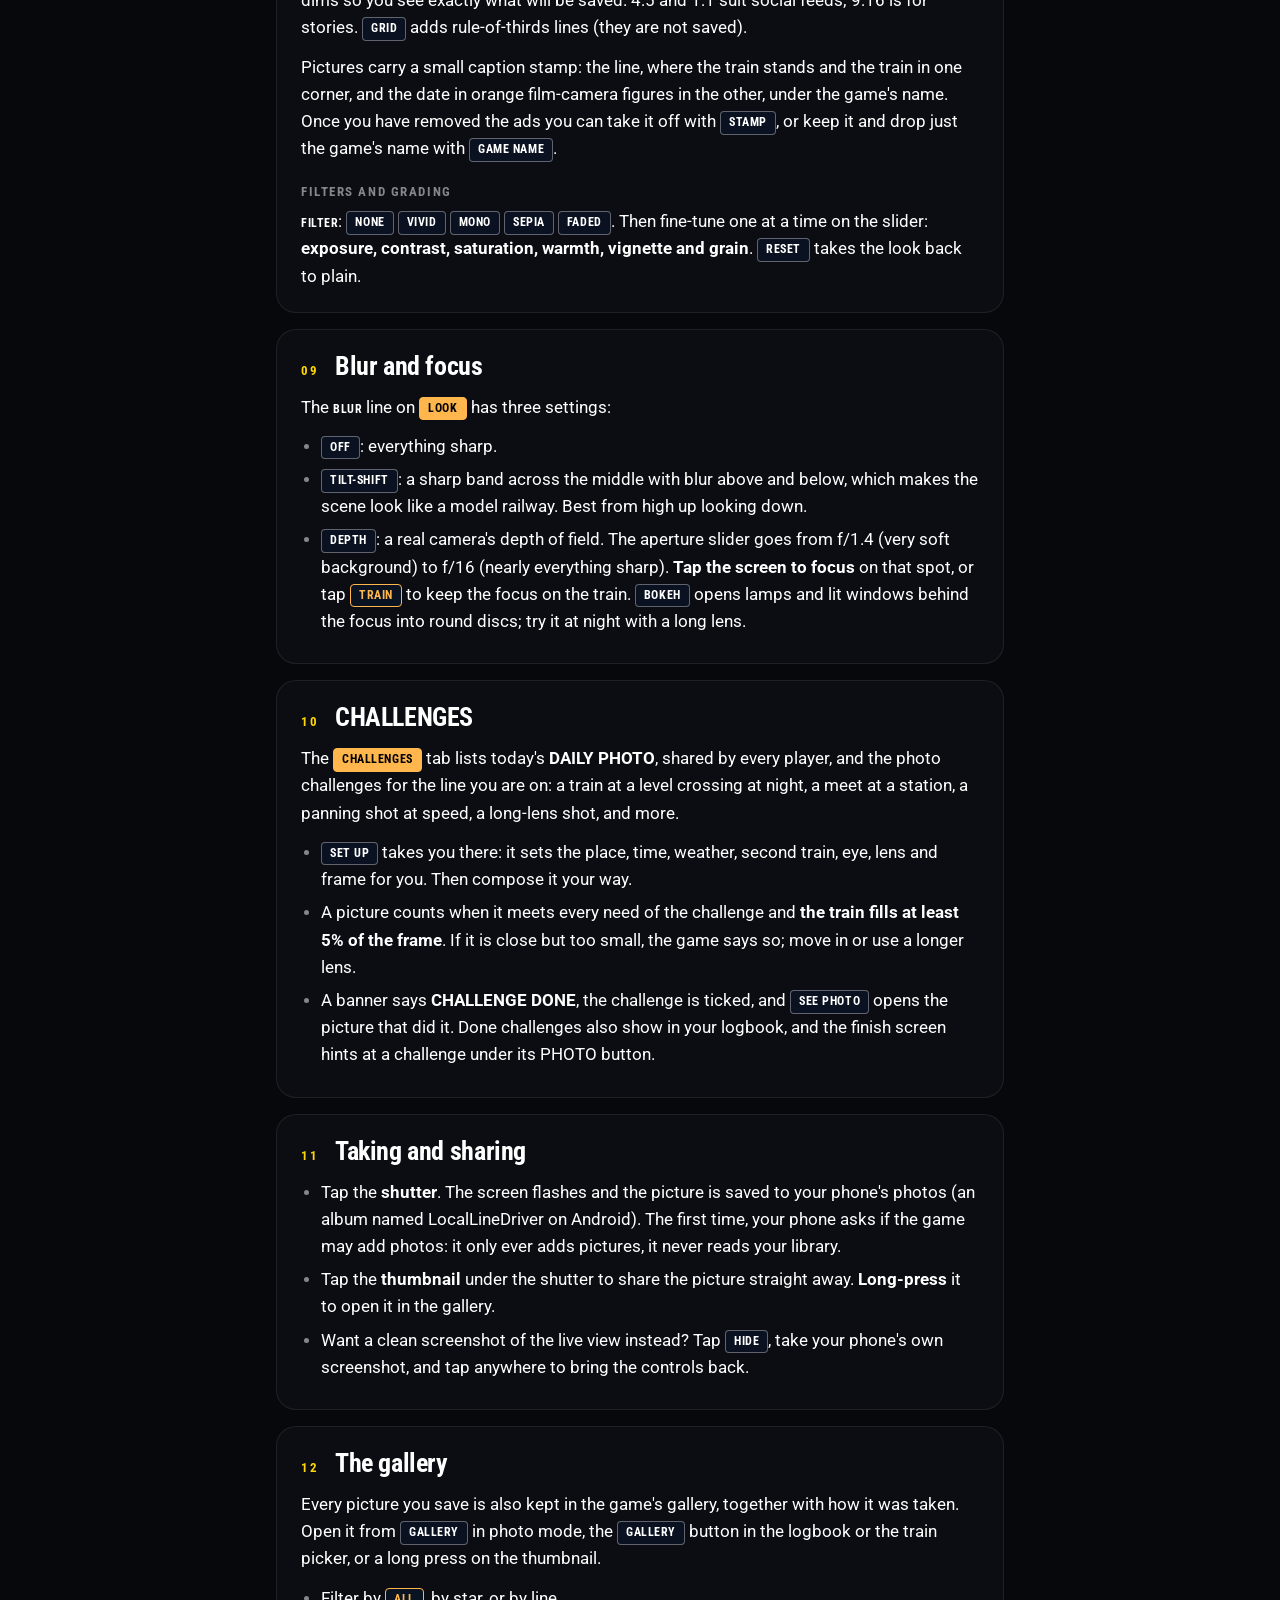
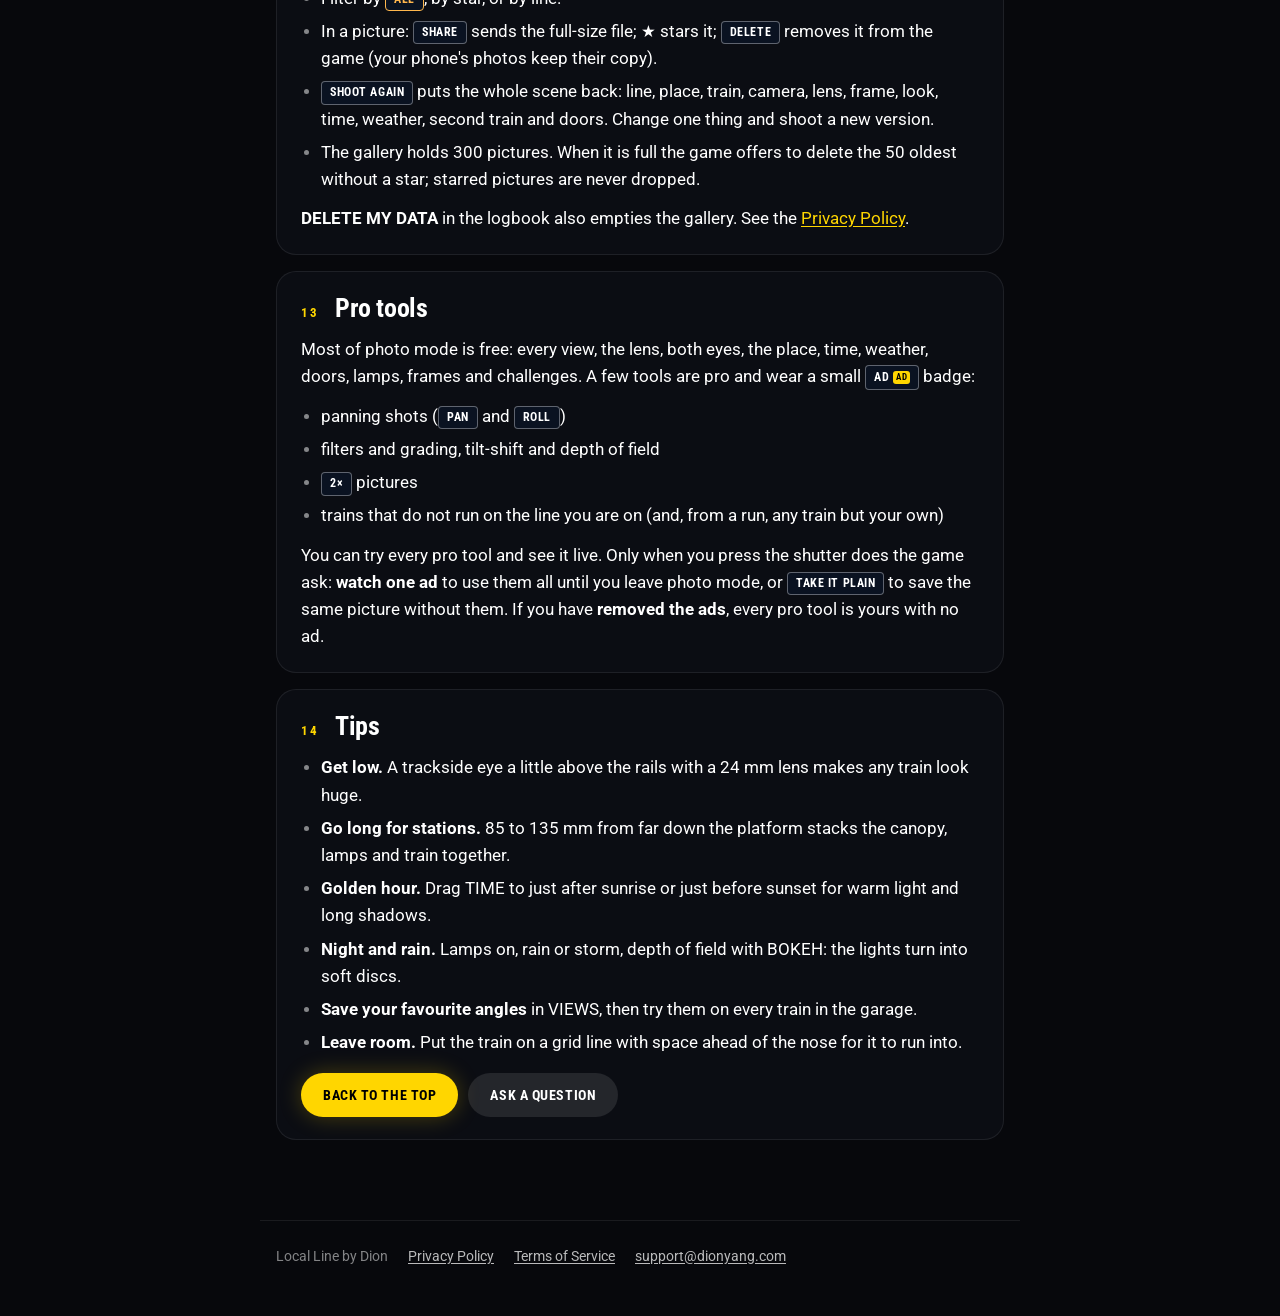
<file: photo-mode.html>
<!DOCTYPE html>
<html lang="en">
<head>
<meta charset="utf-8">
<meta name="viewport" content="width=device-width, initial-scale=1">
<title>Photo Mode Guide – Local Line</title>
<meta name="description" content="How to use photo mode in Local Line: getting in, moving the camera, the CAMERA, TRAIN, SCENE, LOOK and CHALLENGES panels, saving, sharing and the gallery.">
<link rel="preconnect" href="https://fonts.googleapis.com">
<link rel="preconnect" href="https://fonts.gstatic.com" crossorigin>
<link href="https://fonts.googleapis.com/css2?family=Roboto+Condensed:wght@700&family=Roboto+Mono:wght@500&family=Roboto:wght@400;500;700&display=swap" rel="stylesheet">
<link rel="stylesheet" href="site.css">
<style>
  /* The photo mode screen as captured on a phone, with numbered tags over it. */
  .screen { position: relative; border-radius: 14px; overflow: hidden; container-type: inline-size; margin: 16px 0 6px; background: #111; }
  .screen img { display: block; width: 100%; height: auto; }
  .tag { position: absolute; display: grid; place-items: center; width: 3.6cqw; height: 3.6cqw; border-radius: 50%; background: var(--go); color: #000; font: 700 1.9cqw/1 "Roboto Condensed", sans-serif; box-shadow: 0 0 0 .35cqw rgba(0,0,0,.35); }
  .key { list-style: none; padding: 0; display: grid; grid-template-columns: repeat(auto-fill, minmax(220px, 1fr)); gap: 4px 18px; }
  .key li { display: flex; gap: 10px; align-items: baseline; margin: 4px 0; font-size: 15px; color: var(--ink-soft); }
  .key li b { flex: none; display: grid; place-items: center; width: 22px; height: 22px; border-radius: 50%; background: var(--go); color: #000; font: 700 13px/1 "Roboto Condensed", sans-serif; }
  .shots { display: grid; grid-template-columns: 1fr 1fr; gap: 10px; margin: 14px 0; }
  .shots figure { margin: 0; }
  @media (max-width: 560px) { .shots { grid-template-columns: 1fr; } }
</style>
</head>
<body>
<header class="bar"><a class="mark" href="index.html"><i></i>Local Line<span>&nbsp;· support</span></a><nav><a href="how-to-play.html">How to play</a><a href="photo-mode.html" aria-current="page">Photo guide</a><a href="privacy-policy.html">Privacy</a><a href="terms-of-service.html">Terms</a></nav></header>

<div class="hero" style="background-image:url(img/kaze.jpg)"><div>
  <div class="kick"><i></i>How to</div>
  <h1>Photo mode</h1>
  <p class="meta">Stop the world, walk round your train and take the picture. For Local Line on Android and iPhone.</p>
</div></div>

<main>
<section class="sheet lead">
  <p>Photo mode freezes the game where you are and hands you a camera. Nothing moves until you leave: the clock, the timetable and every penalty wait for you, so you can take as long as you like over a shot. Pictures go straight to your phone's photos and into the game's own <strong>gallery</strong>.</p>
  <ol class="toc">
    <li><a href="#in">Getting in and out</a></li>
    <li><a href="#screen">The screen</a></li>
    <li><a href="#move">Moving the camera</a></li>
    <li><a href="#camera">CAMERA: views and lens</a></li>
    <li><a href="#pan">Panning shots</a></li>
    <li><a href="#train">TRAIN: where it stands</a></li>
    <li><a href="#scene">SCENE: time and weather</a></li>
    <li><a href="#look">LOOK: frame and finish</a></li>
    <li><a href="#blur">Blur and focus</a></li>
    <li><a href="#challenges">CHALLENGES</a></li>
    <li><a href="#save">Taking and sharing</a></li>
    <li><a href="#gallery">The gallery</a></li>
    <li><a href="#pro">Pro tools</a></li>
    <li><a href="#tips">Tips</a></li>
  </ol>
</section>

<section class="sheet" id="in">
  <h2><span class="n">01</span>Getting in and out</h2>
  <p>There are three ways in:</p>
  <ul>
    <li><strong>During a run:</strong> tap the small <strong>camera tile</strong> in the cab, between the horn and the exit. The run pauses exactly where you are, with your own train and line.</li>
    <li><strong>After a run:</strong> tap <span class="chip">PHOTO</span> on the finish screen.</li>
    <li><strong>From the train picker:</strong> open <span class="chip">TRAIN</span> on the title and tap <span class="chip">PHOTO</span>. This is the garage: your train posed on the open line, with every other train a tap away.</li>
  </ul>
  <p>Tap <span class="chip on">DONE</span> at the top right to leave. From a run, you pick up exactly where you stopped, with the clock where it was.</p>
</section>

<section class="sheet" id="screen">
  <h2><span class="n">02</span>The screen</h2>
  <div class="screen">
    <img src="img/photo-screen.jpg" width="1600" height="720" alt="Photo mode on a phone: the title and hint top left, HOW TO, GALLERY, HIDE and DONE top right, the shutter and the last picture on the right, the CAMERA panel's settings and the tabs along the bottom left.">
    <span class="tag" style="left:42%;top:4%">1</span>
    <span class="tag" style="left:67.4%;top:3.4%">2</span>
    <span class="tag" style="left:86.2%;top:31%">3</span>
    <span class="tag" style="left:1%;top:54%">4</span>
    <span class="tag" style="left:1%;top:89.5%">5</span>
  </div>
  <ul class="key">
    <li><b>1</b>The train's name and what your fingers do right now.</li>
    <li><b>2</b><span><span class="chip">HOW TO</span> (this guide), <span class="chip">GALLERY</span>, <span class="chip">HIDE</span> (clears the screen; tap anywhere to bring it back) and <span class="chip on">DONE</span>.</span></li>
    <li><b>3</b>The shutter, and under it your last picture: tap it to share.</li>
    <li><b>4</b>The open panel's settings. They wrap onto more lines on a narrow phone.</li>
    <li><b>5</b>The tabs. The one in amber is open.</li>
  </ul>
  <p>Chips with an amber outline are switched on. A small yellow <span class="chip">2×<span class="ad">AD</span></span> badge marks a <a href="#pro">pro tool</a>.</p>
</section>

<section class="sheet" id="move">
  <h2><span class="n">03</span>Moving the camera</h2>
  <p>The camera has two kinds of eye, chosen on the <span class="label">EYE</span> line of <span class="chip tab">CAMERA</span>.</p>
  <h3>Orbit (the default)</h3>
  <p>The camera circles a point on the train, like a drone on a tether.</p>
  <div class="scroll"><table>
    <tr><th>Gesture</th><th>What it does</th></tr>
    <tr><td>Drag</td><td>Orbit round the train: sideways goes round it, up and down raises or lowers the camera.</td></tr>
    <tr><td>Pinch</td><td>Move in close or back away.</td></tr>
    <tr><td>Two-finger drag</td><td>Slide the point you are looking at along the train and up or down.</td></tr>
    <tr><td>Double tap</td><td>Put the view back.</td></tr>
  </table></div>
  <h3>Trackside</h3>
  <p><span class="chip on">TRACKSIDE</span> puts you on your feet beside the line, like a real photographer: the camera stays where you stand and only the lens changes.</p>
  <div class="scroll"><table>
    <tr><th>Gesture</th><th>What it does</th></tr>
    <tr><td>Drag</td><td>Walk over the ground.</td></tr>
    <tr><td>Pinch</td><td>Zoom the lens.</td></tr>
    <tr><td>Two-finger drag</td><td>Move where you are aiming.</td></tr>
    <tr><td>Double tap</td><td>Put the view back.</td></tr>
  </table></div>
  <p>With the trackside eye, <span class="label">HEIGHT</span> sets how high you hold the camera: crouch by the rails or stand on a bank. <span class="label">TILT</span> leans the picture for a dramatic angle; drags still go the way you would expect on a level picture.</p>
  <div class="tip">The camera keeps itself out of buildings and tunnel walls. If the view jumps a little as you orbit, it is stepping round something solid.</div>
</section>

<section class="sheet" id="camera">
  <h2><span class="n">04</span>CAMERA: views and lens</h2>
  <ul>
    <li><span class="chip">VIEW 3/4 FRONT</span> steps through set-up views: <strong>3/4 front, nose, side, door, bogie, gangway, roof and 3/4 rear</strong>. Start from one and fine-tune with your fingers.</li>
    <li><span class="chip">RESET</span> puts the current view, lens and tilt back.</li>
    <li><span class="label">LENS</span> runs from <strong>16 mm</strong> (very wide, close and dramatic) to <strong>135 mm</strong> (long, flat and far away). Around 35 to 50 mm looks most like your own eye.</li>
    <li><span class="chip">2×</span> saves the still at twice the screen's size, for a sharper picture to crop or print. It is a <a href="#pro">pro tool</a>.</li>
    <li><span class="label">VIEWS</span> keeps four cameras of your own. Tap an empty <span class="chip">+1</span> to save the camera there; tap a full <span class="chip on">★1</span> to jump back to it. To replace one, tap <span class="chip">SAVE</span> and then the slot (it shows <span class="chip">↓1</span>). Saved views remember the eye, the lens and the tilt, and work on any train.</li>
  </ul>
</section>

<section class="sheet" id="pan">
  <h2><span class="n">05</span>Panning shots</h2>
  <p>The line at the top of <span class="chip tab">CAMERA</span> turns a still into a moving shot. The game takes a quick burst and blends it, like a real camera with a slow shutter; the screen says <strong>DEVELOPING…</strong> for a second or two.</p>
  <ul>
    <li><span class="chip">PAN</span>: the camera swings with a passing train. The train stays sharp and the background streaks.</li>
    <li><span class="chip">ROLL</span>: the camera rides along beside the train. The train is pin sharp and the ground and lineside rush past.</li>
    <li><span class="label">SPEED</span> is how fast the train is going in the shot; it starts at your speed in the run.</li>
    <li><span class="label">SHUTTER</span> is how long the shutter stays open. Longer means more streak.</li>
  </ul>
  <div class="tip"><b>PAN works best side-on with a long lens.</b> From the 3/4 front the train is coming towards you, so it blurs too. Try <span class="chip">VIEW SIDE</span> at 85 mm or more, or use <span class="chip">ROLL</span> for an easy sharp train.</div>
  <p>Panning shots are a <a href="#pro">pro tool</a> and always save at the screen's size.</p>
</section>

<section class="sheet" id="train">
  <h2><span class="n">06</span>TRAIN: where it stands</h2>
  <ul>
    <li><strong>Place:</strong> the slider moves the train anywhere along the line, with a tick under it at every station. <span class="chip">◀ STOP</span> and <span class="chip">STOP ▶</span> jump to the station before or after. <span class="chip">HERE</span> is where your run stopped, <span class="chip">PLATFORM</span> the nearest station and <span class="chip">OPEN LINE</span> a clear stretch between stations.</li>
    <li><strong>Train:</strong> in the garage, <span class="chip">◀</span> and <span class="chip">▶</span> change the train.</li>
    <li><span class="chip">◀ CAR</span> and <span class="chip">CAR ▶</span> move the camera one car along.</li>
    <li><span class="chip">DOORS SHUT</span> steps through <strong>shut</strong>, <strong>open</strong> and <strong>working</strong> (opening and closing).</li>
  </ul>
  <h3>A second train</h3>
  <p><span class="label">2ND TRAIN</span> brings another train onto the other track. <span class="chip">MEET</span> sends it towards yours; <span class="chip">ALONGSIDE</span> runs it next to yours the same way. <span class="label">GAP</span> sets how far ahead it is, and <span class="chip">LEVEL</span> lines the two noses up.</p>
</section>

<section class="sheet" id="scene">
  <h2><span class="n">07</span>SCENE: time and weather</h2>
  <ul>
    <li><span class="label">TIME</span>: drag through the whole day. The low sun of early morning and evening gives long shadows and warm light; at night the windows and street lights come on.</li>
    <li><strong>Weather:</strong> <span class="chip">☀ CLEAR</span> <span class="chip">☁ OVERCAST</span> <span class="chip">≡ FOG</span> <span class="chip">🌧 RAIN</span> <span class="chip">⛈ STORM</span> <span class="chip">❄ SNOW</span>.</li>
    <li><span class="chip on">LAMPS ON</span> switches the train's headlamps.</li>
  </ul>
  <div class="shots">
    <figure><img src="img/night.jpg" alt="A city line at night in the rain, lit windows on both sides." loading="lazy"><figcaption>Night with rain: the wet ground picks up every light.</figcaption></figure>
    <figure><img src="img/tower18.jpg" alt="An elevated train crossing a junction between tall buildings, seen from high above." loading="lazy"><figcaption>High up and looking down over a junction.</figcaption></figure>
  </div>
</section>

<section class="sheet" id="look">
  <h2><span class="n">08</span>LOOK: frame and finish</h2>
  <h3>Frame</h3>
  <p><span class="label">FRAME</span> crops the picture: <span class="chip on">FULL SCREEN</span> <span class="chip">16:9</span> <span class="chip">3:2</span> <span class="chip">4:5</span> <span class="chip">1:1</span> <span class="chip">9:16</span>. The rest of the screen dims so you see exactly what will be saved. 4:5 and 1:1 suit social feeds; 9:16 is for stories. <span class="chip">GRID</span> adds rule-of-thirds lines (they are not saved).</p>
  <p>Pictures carry a small caption stamp: the line, where the train stands and the train in one corner, and the date in orange film-camera figures in the other, under the game's name. Once you have removed the ads you can take it off with <span class="chip">STAMP</span>, or keep it and drop just the game's name with <span class="chip">GAME NAME</span>.</p>
  <h3>Filters and grading</h3>
  <p><span class="label">FILTER</span>: <span class="chip">NONE</span> <span class="chip">VIVID</span> <span class="chip">MONO</span> <span class="chip">SEPIA</span> <span class="chip">FADED</span>. Then fine-tune one at a time on the slider: <strong>exposure, contrast, saturation, warmth, vignette and grain</strong>. <span class="chip">RESET</span> takes the look back to plain.</p>
</section>

<section class="sheet" id="blur">
  <h2><span class="n">09</span>Blur and focus</h2>
  <p>The <span class="label">BLUR</span> line on <span class="chip tab">LOOK</span> has three settings:</p>
  <ul>
    <li><span class="chip">OFF</span>: everything sharp.</li>
    <li><span class="chip">TILT-SHIFT</span>: a sharp band across the middle with blur above and below, which makes the scene look like a model railway. Best from high up looking down.</li>
    <li><span class="chip">DEPTH</span>: a real camera's depth of field. The aperture slider goes from f/1.4 (very soft background) to f/16 (nearly everything sharp). <strong>Tap the screen to focus</strong> on that spot, or tap <span class="chip on">TRAIN</span> to keep the focus on the train. <span class="chip">BOKEH</span> opens lamps and lit windows behind the focus into round discs; try it at night with a long lens.</li>
  </ul>
</section>

<section class="sheet" id="challenges">
  <h2><span class="n">10</span>CHALLENGES</h2>
  <p>The <span class="chip tab">CHALLENGES</span> tab lists today's <strong>DAILY PHOTO</strong>, shared by every player, and the photo challenges for the line you are on: a train at a level crossing at night, a meet at a station, a panning shot at speed, a long-lens shot, and more.</p>
  <ul>
    <li><span class="chip">SET UP</span> takes you there: it sets the place, time, weather, second train, eye, lens and frame for you. Then compose it your way.</li>
    <li>A picture counts when it meets every need of the challenge and <strong>the train fills at least 5% of the frame</strong>. If it is close but too small, the game says so; move in or use a longer lens.</li>
    <li>A banner says <strong>CHALLENGE DONE</strong>, the challenge is ticked, and <span class="chip">SEE PHOTO</span> opens the picture that did it. Done challenges also show in your logbook, and the finish screen hints at a challenge under its PHOTO button.</li>
  </ul>
</section>

<section class="sheet" id="save">
  <h2><span class="n">11</span>Taking and sharing</h2>
  <ul>
    <li>Tap the <strong>shutter</strong>. The screen flashes and the picture is saved to your phone's photos (an album named LocalLineDriver on Android). The first time, your phone asks if the game may add photos: it only ever adds pictures, it never reads your library.</li>
    <li>Tap the <strong>thumbnail</strong> under the shutter to share the picture straight away. <strong>Long-press</strong> it to open it in the gallery.</li>
    <li>Want a clean screenshot of the live view instead? Tap <span class="chip">HIDE</span>, take your phone's own screenshot, and tap anywhere to bring the controls back.</li>
  </ul>
</section>

<section class="sheet" id="gallery">
  <h2><span class="n">12</span>The gallery</h2>
  <p>Every picture you save is also kept in the game's gallery, together with how it was taken. Open it from <span class="chip">GALLERY</span> in photo mode, the <span class="chip">GALLERY</span> button in the logbook or the train picker, or a long press on the thumbnail.</p>
  <ul>
    <li>Filter by <span class="chip on">ALL</span>, by star, or by line.</li>
    <li>In a picture: <span class="chip">SHARE</span> sends the full-size file; <strong>★</strong> stars it; <span class="chip">DELETE</span> removes it from the game (your phone's photos keep their copy).</li>
    <li><span class="chip">SHOOT AGAIN</span> puts the whole scene back: line, place, train, camera, lens, frame, look, time, weather, second train and doors. Change one thing and shoot a new version.</li>
    <li>The gallery holds 300 pictures. When it is full the game offers to delete the 50 oldest without a star; starred pictures are never dropped.</li>
  </ul>
  <p><strong>DELETE MY DATA</strong> in the logbook also empties the gallery. See the <a href="privacy-policy.html">Privacy Policy</a>.</p>
</section>

<section class="sheet" id="pro">
  <h2><span class="n">13</span>Pro tools</h2>
  <p>Most of photo mode is free: every view, the lens, both eyes, the place, time, weather, doors, lamps, frames and challenges. A few tools are pro and wear a small <span class="chip">AD<span class="ad">AD</span></span> badge:</p>
  <ul>
    <li>panning shots (<span class="chip">PAN</span> and <span class="chip">ROLL</span>)</li>
    <li>filters and grading, tilt-shift and depth of field</li>
    <li><span class="chip">2×</span> pictures</li>
    <li>trains that do not run on the line you are on (and, from a run, any train but your own)</li>
  </ul>
  <p>You can try every pro tool and see it live. Only when you press the shutter does the game ask: <strong>watch one ad</strong> to use them all until you leave photo mode, or <span class="chip">TAKE IT PLAIN</span> to save the same picture without them. If you have <strong>removed the ads</strong>, every pro tool is yours with no ad.</p>
</section>

<section class="sheet" id="tips">
  <h2><span class="n">14</span>Tips</h2>
  <ul>
    <li><strong>Get low.</strong> A trackside eye a little above the rails with a 24 mm lens makes any train look huge.</li>
    <li><strong>Go long for stations.</strong> 85 to 135 mm from far down the platform stacks the canopy, lamps and train together.</li>
    <li><strong>Golden hour.</strong> Drag TIME to just after sunrise or just before sunset for warm light and long shadows.</li>
    <li><strong>Night and rain.</strong> Lamps on, rain or storm, depth of field with BOKEH: the lights turn into soft discs.</li>
    <li><strong>Save your favourite angles</strong> in VIEWS, then try them on every train in the garage.</li>
    <li><strong>Leave room.</strong> Put the train on a grid line with space ahead of the nose for it to run into.</li>
  </ul>
  <div class="pills"><a class="pill go" href="#in">Back to the top</a><a class="pill ghost" href="mailto:support@dionyang.com?subject=Photo%20mode">Ask a question</a></div>
</section>
</main>
<footer><span>Local Line by Dion</span><a href="privacy-policy.html">Privacy Policy</a><a href="terms-of-service.html">Terms of Service</a><a href="mailto:support@dionyang.com">support@dionyang.com</a></footer>
</body>
</html>
</file>
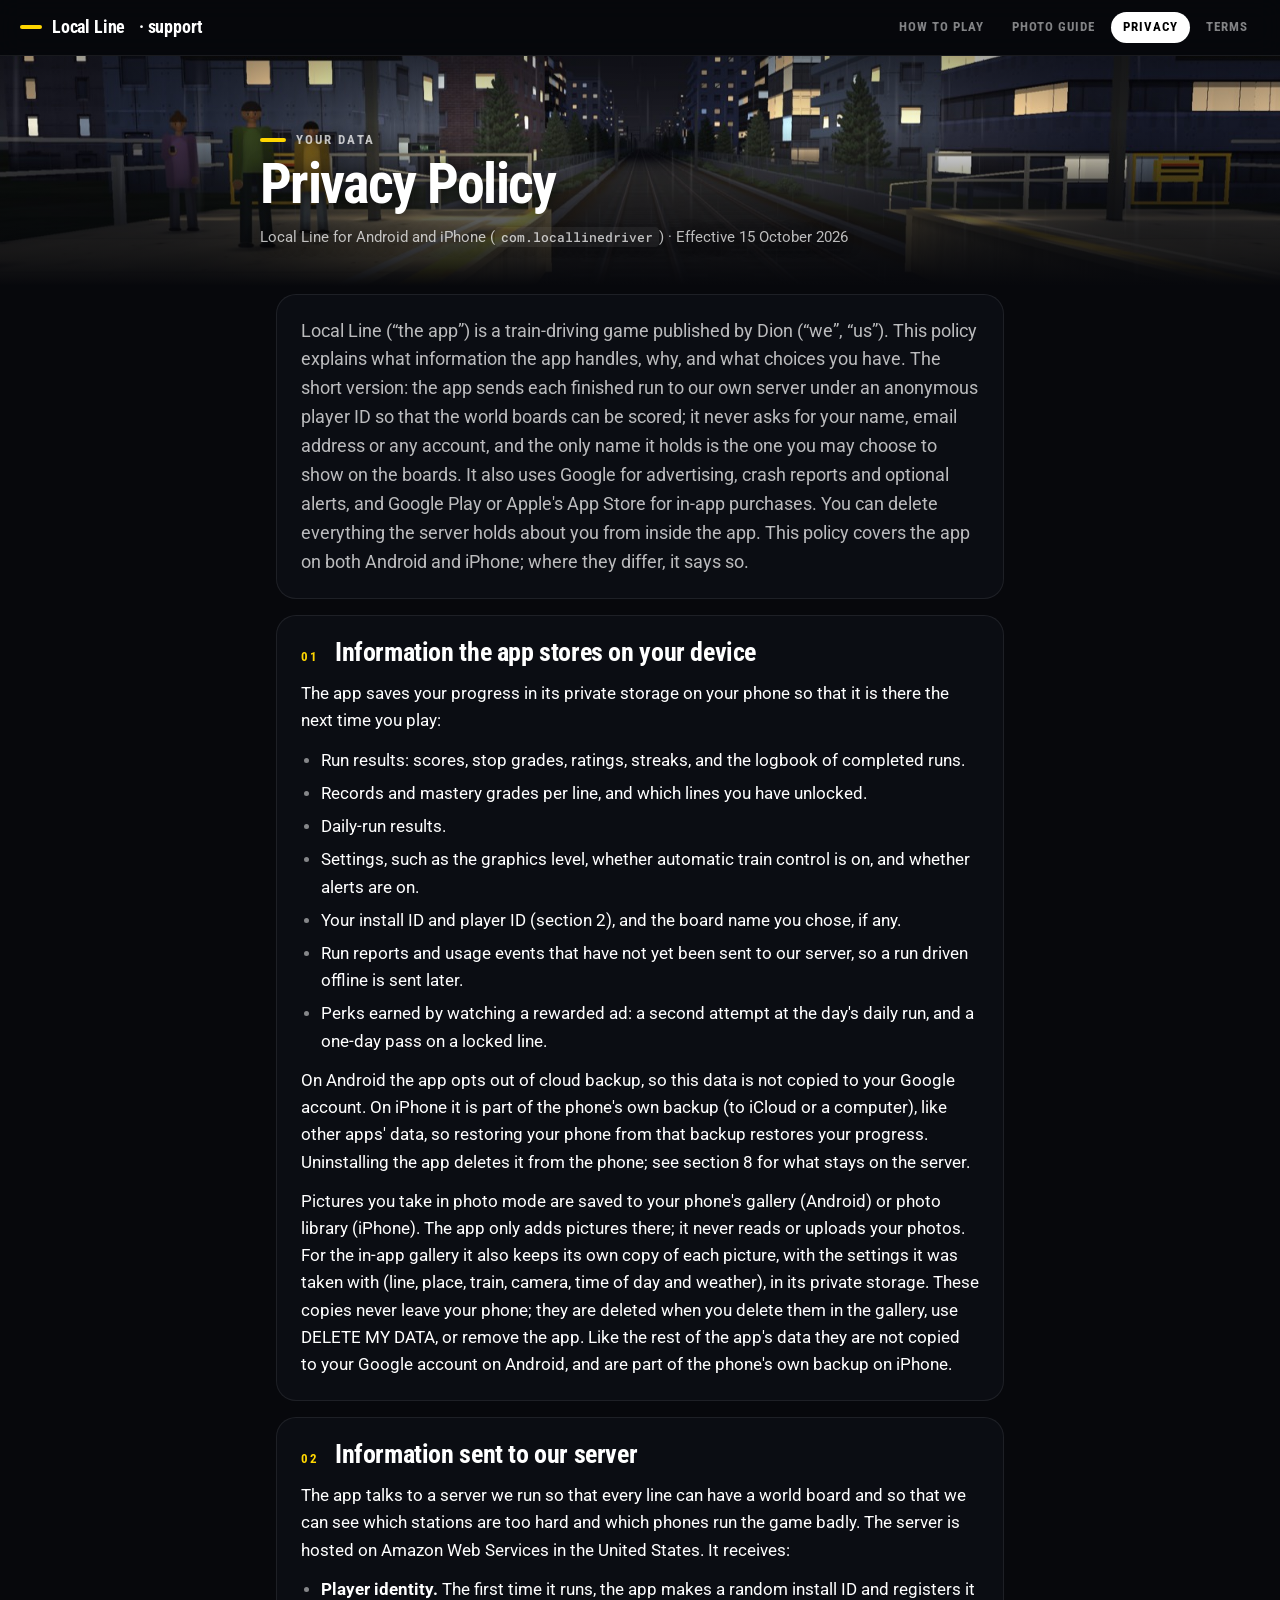
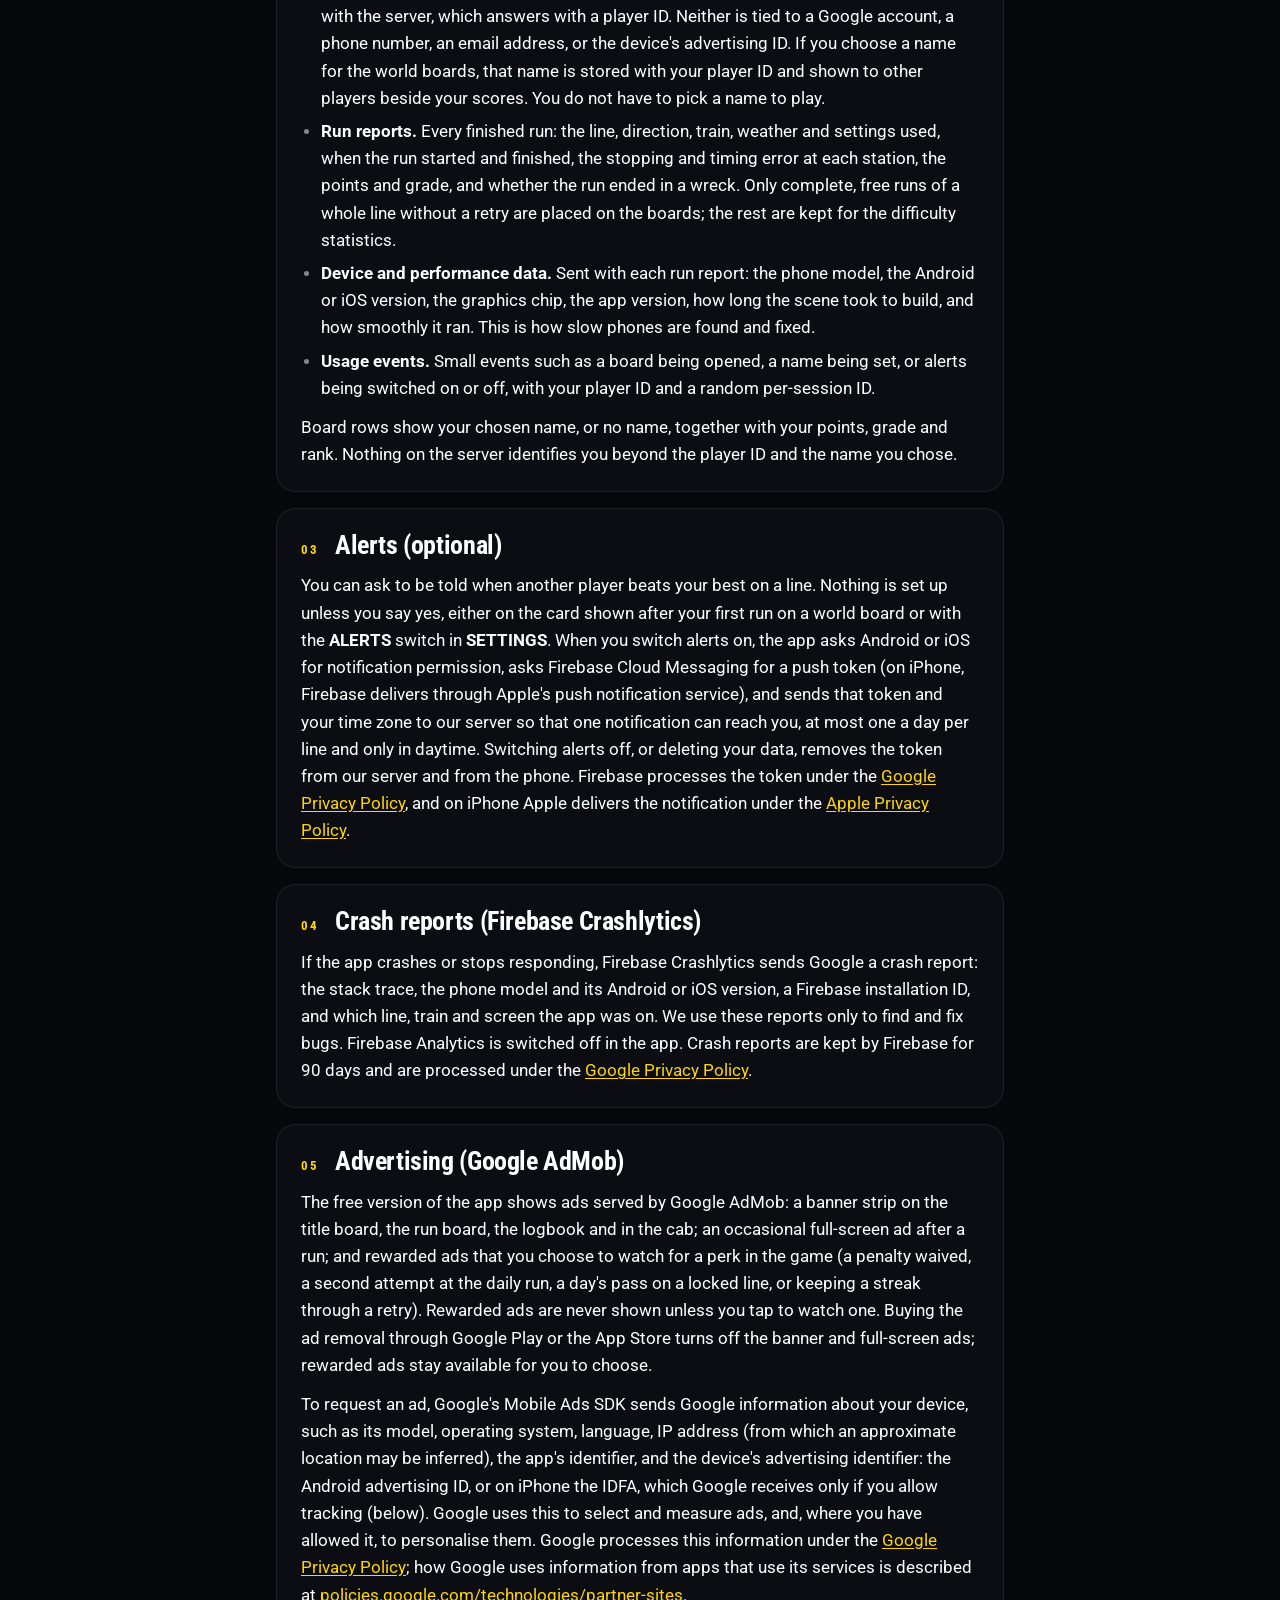
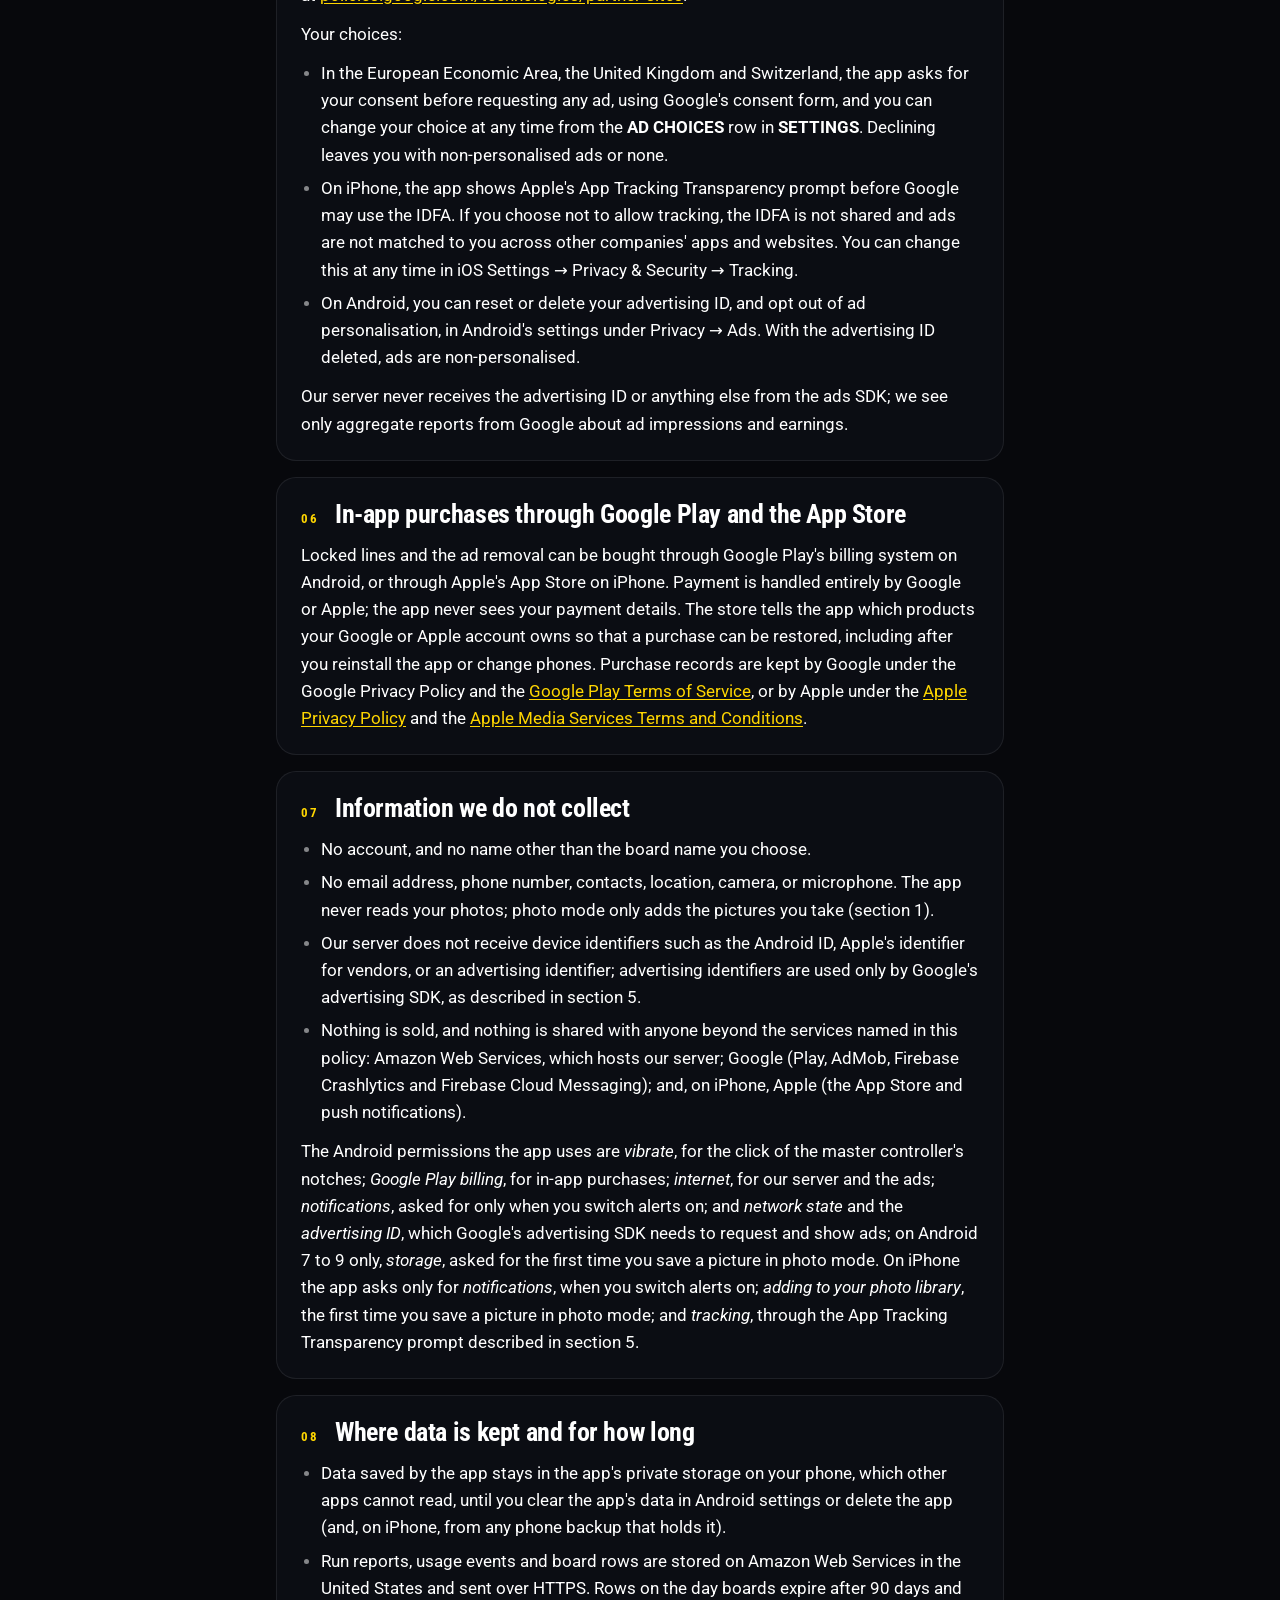
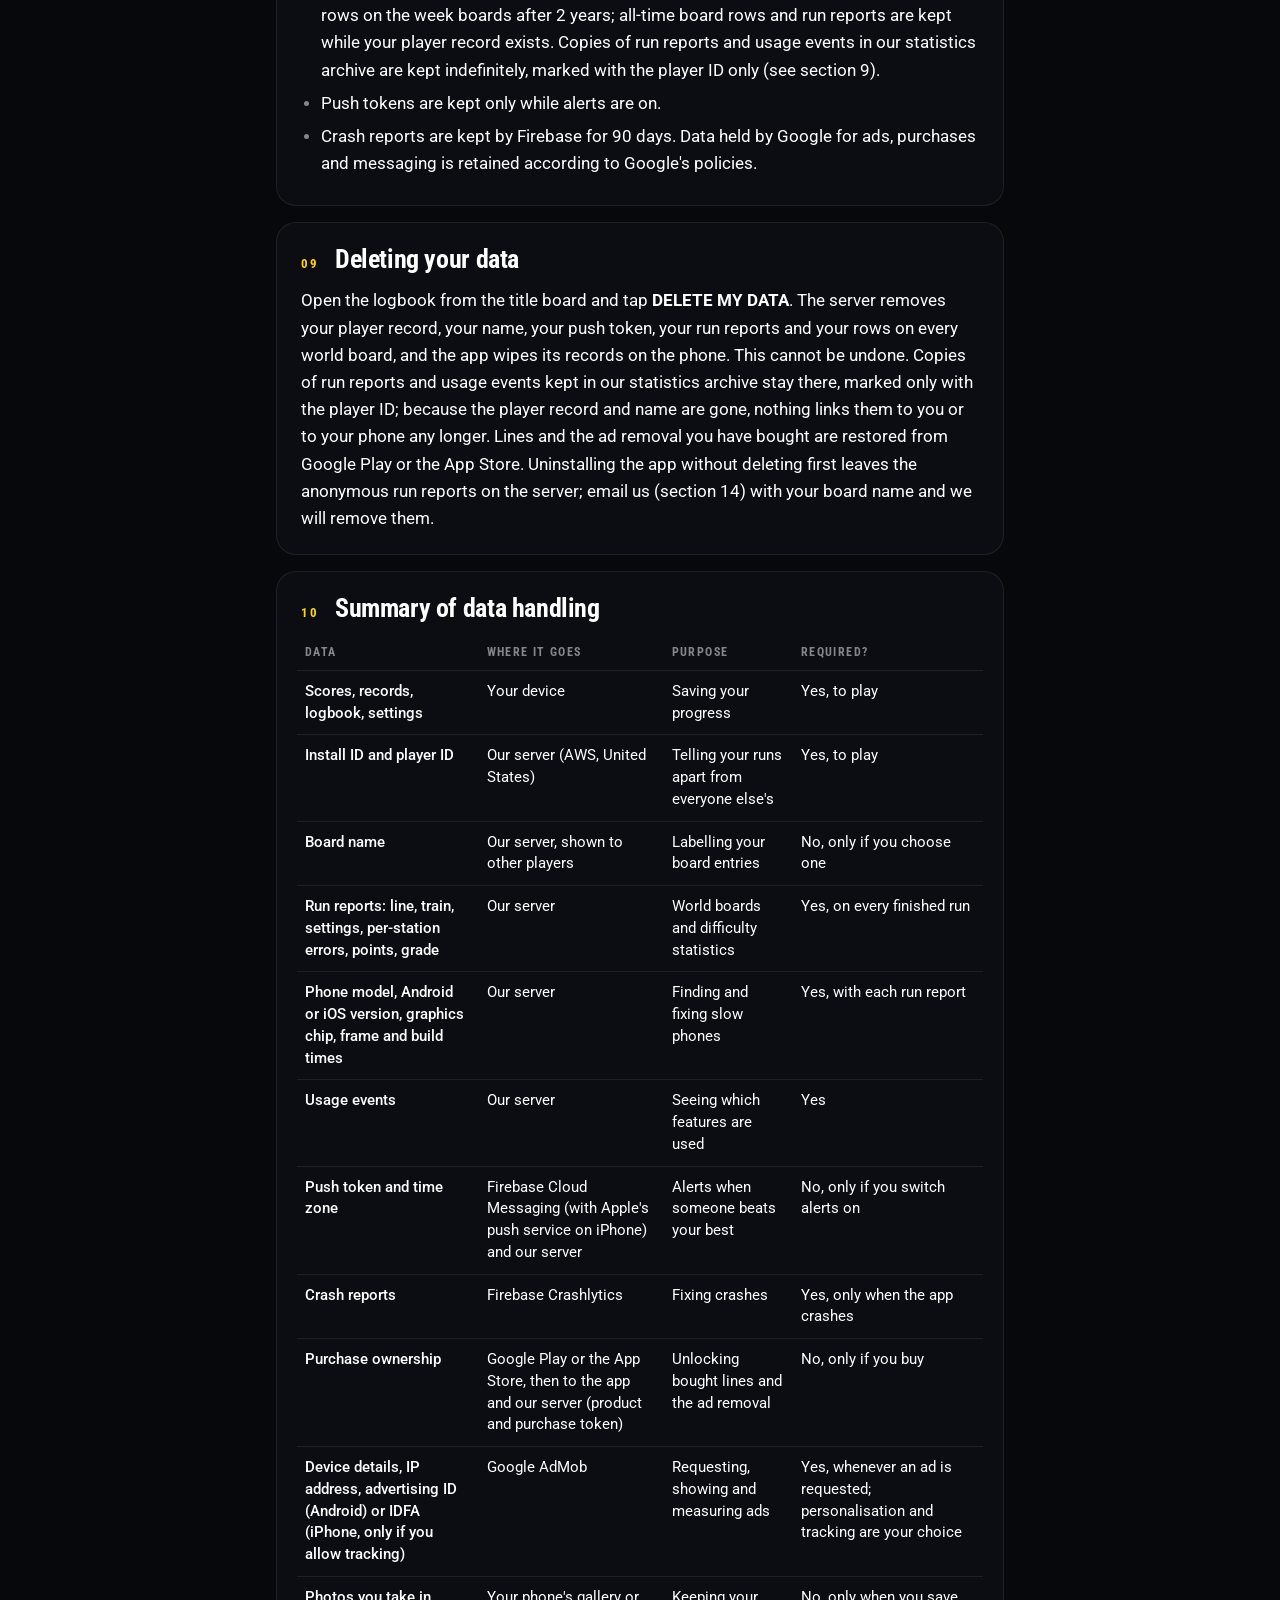
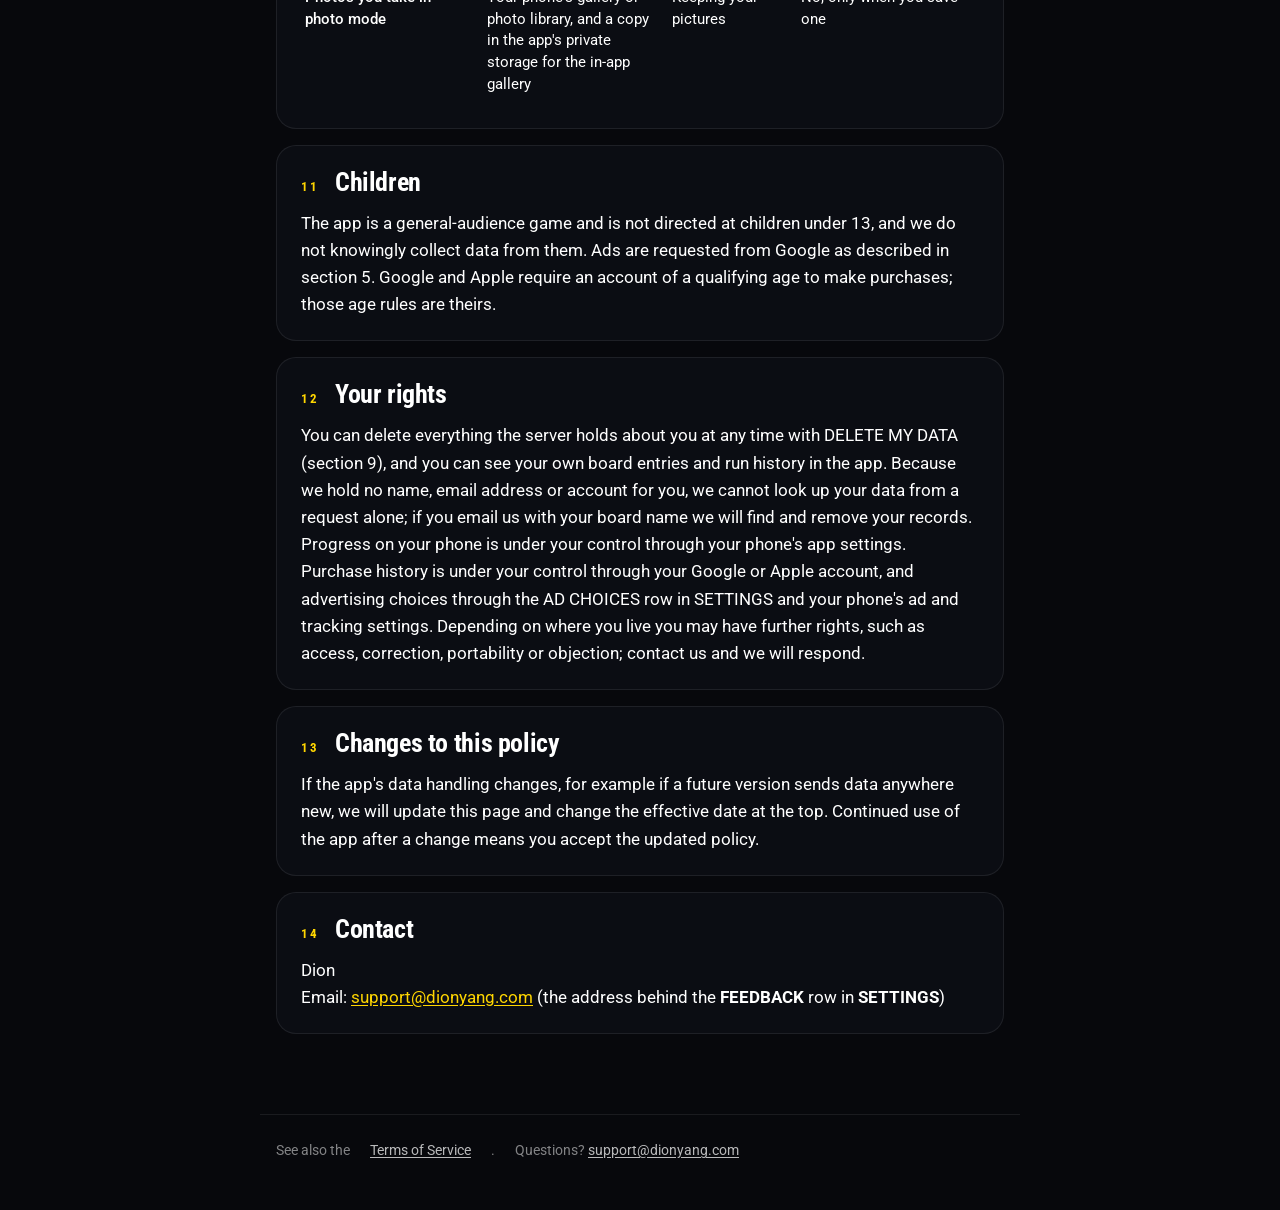
<file: privacy-policy.html>
<!DOCTYPE html>
<html lang="en">
<head>
<meta charset="utf-8">
<meta name="viewport" content="width=device-width, initial-scale=1">
<title>Privacy Policy – Local Line</title>
<link rel="preconnect" href="https://fonts.googleapis.com">
<link rel="preconnect" href="https://fonts.gstatic.com" crossorigin>
<link href="https://fonts.googleapis.com/css2?family=Roboto+Condensed:wght@700&family=Roboto+Mono:wght@500&family=Roboto:wght@400;500;700&display=swap" rel="stylesheet">
<link rel="stylesheet" href="site.css">
</head>
<body>
<header class="bar"><a class="mark" href="index.html"><i></i>Local Line<span>&nbsp;· support</span></a><nav><a href="how-to-play.html">How to play</a><a href="photo-mode.html">Photo guide</a><a href="privacy-policy.html" aria-current="page">Privacy</a><a href="terms-of-service.html">Terms</a></nav></header>
<div class="hero short" style="background-image:url(img/night.jpg)"><div>
  <div class="kick"><i></i>Your data</div>
  <h1>Privacy Policy</h1>
  <p class="meta">Local Line for Android and iPhone (<code>com.locallinedriver</code>) · Effective 15 October 2026</p>
</div></div>
<main>
<section class="sheet lead">
  <p>Local Line (“the app”) is a train-driving game published by Dion (“we”, “us”). This policy explains what information the app handles, why, and what choices you have. The short version: the app sends each finished run to our own server under an anonymous player ID so that the world boards can be scored; it never asks for your name, email address or any account, and the only name it holds is the one you may choose to show on the boards. It also uses Google for advertising, crash reports and optional alerts, and Google Play or Apple's App Store for in-app purchases. You can delete everything the server holds about you from inside the app. This policy covers the app on both Android and iPhone; where they differ, it says so.</p>
</section>
<section class="sheet">
  <h2><span class="n">01</span>Information the app stores on your device</h2>
  <p>The app saves your progress in its private storage on your phone so that it is there the next time you play:</p>
  <ul>
    <li>Run results: scores, stop grades, ratings, streaks, and the logbook of completed runs.</li>
    <li>Records and mastery grades per line, and which lines you have unlocked.</li>
    <li>Daily-run results.</li>
    <li>Settings, such as the graphics level, whether automatic train control is on, and whether alerts are on.</li>
    <li>Your install ID and player ID (section 2), and the board name you chose, if any.</li>
    <li>Run reports and usage events that have not yet been sent to our server, so a run driven offline is sent later.</li>
    <li>Perks earned by watching a rewarded ad: a second attempt at the day's daily run, and a one-day pass on a locked line.</li>
  </ul>
  <p>On Android the app opts out of cloud backup, so this data is not copied to your Google account. On iPhone it is part of the phone's own backup (to iCloud or a computer), like other apps' data, so restoring your phone from that backup restores your progress. Uninstalling the app deletes it from the phone; see section 8 for what stays on the server.</p>
  <p>Pictures you take in photo mode are saved to your phone's gallery (Android) or photo library (iPhone). The app only adds pictures there; it never reads or uploads your photos. For the in-app gallery it also keeps its own copy of each picture, with the settings it was taken with (line, place, train, camera, time of day and weather), in its private storage. These copies never leave your phone; they are deleted when you delete them in the gallery, use DELETE MY DATA, or remove the app. Like the rest of the app's data they are not copied to your Google account on Android, and are part of the phone's own backup on iPhone.</p>
</section>
<section class="sheet">
  <h2><span class="n">02</span>Information sent to our server</h2>
  <p>The app talks to a server we run so that every line can have a world board and so that we can see which stations are too hard and which phones run the game badly. The server is hosted on Amazon Web Services in the United States. It receives:</p>
  <ul>
    <li><strong>Player identity.</strong> The first time it runs, the app makes a random install ID and registers it with the server, which answers with a player ID. Neither is tied to a Google account, a phone number, an email address, or the device's advertising ID. If you choose a name for the world boards, that name is stored with your player ID and shown to other players beside your scores. You do not have to pick a name to play.</li>
    <li><strong>Run reports.</strong> Every finished run: the line, direction, train, weather and settings used, when the run started and finished, the stopping and timing error at each station, the points and grade, and whether the run ended in a wreck. Only complete, free runs of a whole line without a retry are placed on the boards; the rest are kept for the difficulty statistics.</li>
    <li><strong>Device and performance data.</strong> Sent with each run report: the phone model, the Android or iOS version, the graphics chip, the app version, how long the scene took to build, and how smoothly it ran. This is how slow phones are found and fixed.</li>
    <li><strong>Usage events.</strong> Small events such as a board being opened, a name being set, or alerts being switched on or off, with your player ID and a random per-session ID.</li>
  </ul>
  <p>Board rows show your chosen name, or no name, together with your points, grade and rank. Nothing on the server identifies you beyond the player ID and the name you chose.</p>
</section>
<section class="sheet">
  <h2><span class="n">03</span>Alerts (optional)</h2>
  <p>You can ask to be told when another player beats your best on a line. Nothing is set up unless you say yes, either on the card shown after your first run on a world board or with the <strong>ALERTS</strong> switch in <strong>SETTINGS</strong>. When you switch alerts on, the app asks Android or iOS for notification permission, asks Firebase Cloud Messaging for a push token (on iPhone, Firebase delivers through Apple's push notification service), and sends that token and your time zone to our server so that one notification can reach you, at most one a day per line and only in daytime. Switching alerts off, or deleting your data, removes the token from our server and from the phone. Firebase processes the token under the <a href="https://policies.google.com/privacy">Google Privacy Policy</a>, and on iPhone Apple delivers the notification under the <a href="https://www.apple.com/legal/privacy/">Apple Privacy Policy</a>.</p>
</section>
<section class="sheet">
  <h2><span class="n">04</span>Crash reports (Firebase Crashlytics)</h2>
  <p>If the app crashes or stops responding, Firebase Crashlytics sends Google a crash report: the stack trace, the phone model and its Android or iOS version, a Firebase installation ID, and which line, train and screen the app was on. We use these reports only to find and fix bugs. Firebase Analytics is switched off in the app. Crash reports are kept by Firebase for 90 days and are processed under the <a href="https://policies.google.com/privacy">Google Privacy Policy</a>.</p>
</section>
<section class="sheet">
  <h2><span class="n">05</span>Advertising (Google AdMob)</h2>
  <p>The free version of the app shows ads served by Google AdMob: a banner strip on the title board, the run board, the logbook and in the cab; an occasional full-screen ad after a run; and rewarded ads that you choose to watch for a perk in the game (a penalty waived, a second attempt at the daily run, a day's pass on a locked line, or keeping a streak through a retry). Rewarded ads are never shown unless you tap to watch one. Buying the ad removal through Google Play or the App Store turns off the banner and full-screen ads; rewarded ads stay available for you to choose.</p>
  <p>To request an ad, Google's Mobile Ads SDK sends Google information about your device, such as its model, operating system, language, IP address (from which an approximate location may be inferred), the app's identifier, and the device's advertising identifier: the Android advertising ID, or on iPhone the IDFA, which Google receives only if you allow tracking (below). Google uses this to select and measure ads, and, where you have allowed it, to personalise them. Google processes this information under the <a href="https://policies.google.com/privacy">Google Privacy Policy</a>; how Google uses information from apps that use its services is described at <a href="https://policies.google.com/technologies/partner-sites">policies.google.com/technologies/partner-sites</a>.</p>
  <p>Your choices:</p>
  <ul>
    <li>In the European Economic Area, the United Kingdom and Switzerland, the app asks for your consent before requesting any ad, using Google's consent form, and you can change your choice at any time from the <strong>AD CHOICES</strong> row in <strong>SETTINGS</strong>. Declining leaves you with non-personalised ads or none.</li>
    <li>On iPhone, the app shows Apple's App Tracking Transparency prompt before Google may use the IDFA. If you choose not to allow tracking, the IDFA is not shared and ads are not matched to you across other companies' apps and websites. You can change this at any time in iOS Settings → Privacy &amp; Security → Tracking.</li>
    <li>On Android, you can reset or delete your advertising ID, and opt out of ad personalisation, in Android's settings under Privacy → Ads. With the advertising ID deleted, ads are non-personalised.</li>
  </ul>
  <p>Our server never receives the advertising ID or anything else from the ads SDK; we see only aggregate reports from Google about ad impressions and earnings.</p>
</section>
<section class="sheet">
  <h2><span class="n">06</span>In-app purchases through Google Play and the App Store</h2>
  <p>Locked lines and the ad removal can be bought through Google Play's billing system on Android, or through Apple's App Store on iPhone. Payment is handled entirely by Google or Apple; the app never sees your payment details. The store tells the app which products your Google or Apple account owns so that a purchase can be restored, including after you reinstall the app or change phones. Purchase records are kept by Google under the Google Privacy Policy and the <a href="https://play.google.com/about/play-terms/">Google Play Terms of Service</a>, or by Apple under the <a href="https://www.apple.com/legal/privacy/">Apple Privacy Policy</a> and the <a href="https://www.apple.com/legal/internet-services/itunes/">Apple Media Services Terms and Conditions</a>.</p>
</section>
<section class="sheet">
  <h2><span class="n">07</span>Information we do not collect</h2>
  <ul>
    <li>No account, and no name other than the board name you choose.</li>
    <li>No email address, phone number, contacts, location, camera, or microphone. The app never reads your photos; photo mode only adds the pictures you take (section 1).</li>
    <li>Our server does not receive device identifiers such as the Android ID, Apple's identifier for vendors, or an advertising identifier; advertising identifiers are used only by Google's advertising SDK, as described in section 5.</li>
    <li>Nothing is sold, and nothing is shared with anyone beyond the services named in this policy: Amazon Web Services, which hosts our server; Google (Play, AdMob, Firebase Crashlytics and Firebase Cloud Messaging); and, on iPhone, Apple (the App Store and push notifications).</li>
  </ul>
  <p>The Android permissions the app uses are <em>vibrate</em>, for the click of the master controller's notches; <em>Google Play billing</em>, for in-app purchases; <em>internet</em>, for our server and the ads; <em>notifications</em>, asked for only when you switch alerts on; and <em>network state</em> and the <em>advertising ID</em>, which Google's advertising SDK needs to request and show ads; on Android 7 to 9 only, <em>storage</em>, asked for the first time you save a picture in photo mode. On iPhone the app asks only for <em>notifications</em>, when you switch alerts on; <em>adding to your photo library</em>, the first time you save a picture in photo mode; and <em>tracking</em>, through the App Tracking Transparency prompt described in section 5.</p>
</section>
<section class="sheet">
  <h2><span class="n">08</span>Where data is kept and for how long</h2>
  <ul>
    <li>Data saved by the app stays in the app's private storage on your phone, which other apps cannot read, until you clear the app's data in Android settings or delete the app (and, on iPhone, from any phone backup that holds it).</li>
    <li>Run reports, usage events and board rows are stored on Amazon Web Services in the United States and sent over HTTPS. Rows on the day boards expire after 90 days and rows on the week boards after 2 years; all-time board rows and run reports are kept while your player record exists. Copies of run reports and usage events in our statistics archive are kept indefinitely, marked with the player ID only (see section 9).</li>
    <li>Push tokens are kept only while alerts are on.</li>
    <li>Crash reports are kept by Firebase for 90 days. Data held by Google for ads, purchases and messaging is retained according to Google's policies.</li>
  </ul>
</section>
<section class="sheet">
  <h2><span class="n">09</span>Deleting your data</h2>
  <p>Open the logbook from the title board and tap <strong>DELETE MY DATA</strong>. The server removes your player record, your name, your push token, your run reports and your rows on every world board, and the app wipes its records on the phone. This cannot be undone. Copies of run reports and usage events kept in our statistics archive stay there, marked only with the player ID; because the player record and name are gone, nothing links them to you or to your phone any longer. Lines and the ad removal you have bought are restored from Google Play or the App Store. Uninstalling the app without deleting first leaves the anonymous run reports on the server; email us (section 14) with your board name and we will remove them.</p>
</section>
<section class="sheet">
  <h2><span class="n">10</span>Summary of data handling</h2>
  <div class="scroll"><table>
    <tr><th>Data</th><th>Where it goes</th><th>Purpose</th><th>Required?</th></tr>
    <tr><td>Scores, records, logbook, settings</td><td>Your device</td><td>Saving your progress</td><td>Yes, to play</td></tr>
    <tr><td>Install ID and player ID</td><td>Our server (AWS, United States)</td><td>Telling your runs apart from everyone else's</td><td>Yes, to play</td></tr>
    <tr><td>Board name</td><td>Our server, shown to other players</td><td>Labelling your board entries</td><td>No, only if you choose one</td></tr>
    <tr><td>Run reports: line, train, settings, per-station errors, points, grade</td><td>Our server</td><td>World boards and difficulty statistics</td><td>Yes, on every finished run</td></tr>
    <tr><td>Phone model, Android or iOS version, graphics chip, frame and build times</td><td>Our server</td><td>Finding and fixing slow phones</td><td>Yes, with each run report</td></tr>
    <tr><td>Usage events</td><td>Our server</td><td>Seeing which features are used</td><td>Yes</td></tr>
    <tr><td>Push token and time zone</td><td>Firebase Cloud Messaging (with Apple's push service on iPhone) and our server</td><td>Alerts when someone beats your best</td><td>No, only if you switch alerts on</td></tr>
    <tr><td>Crash reports</td><td>Firebase Crashlytics</td><td>Fixing crashes</td><td>Yes, only when the app crashes</td></tr>
    <tr><td>Purchase ownership</td><td>Google Play or the App Store, then to the app and our server (product and purchase token)</td><td>Unlocking bought lines and the ad removal</td><td>No, only if you buy</td></tr>
    <tr><td>Device details, IP address, advertising ID (Android) or IDFA (iPhone, only if you allow tracking)</td><td>Google AdMob</td><td>Requesting, showing and measuring ads</td><td>Yes, whenever an ad is requested; personalisation and tracking are your choice</td></tr>
    <tr><td>Photos you take in photo mode</td><td>Your phone's gallery or photo library, and a copy in the app's private storage for the in-app gallery</td><td>Keeping your pictures</td><td>No, only when you save one</td></tr>
  </table></div>
</section>
<section class="sheet">
  <h2><span class="n">11</span>Children</h2>
  <p>The app is a general-audience game and is not directed at children under 13, and we do not knowingly collect data from them. Ads are requested from Google as described in section 5. Google and Apple require an account of a qualifying age to make purchases; those age rules are theirs.</p>
</section>
<section class="sheet">
  <h2><span class="n">12</span>Your rights</h2>
  <p>You can delete everything the server holds about you at any time with DELETE MY DATA (section 9), and you can see your own board entries and run history in the app. Because we hold no name, email address or account for you, we cannot look up your data from a request alone; if you email us with your board name we will find and remove your records. Progress on your phone is under your control through your phone's app settings. Purchase history is under your control through your Google or Apple account, and advertising choices through the AD CHOICES row in SETTINGS and your phone's ad and tracking settings. Depending on where you live you may have further rights, such as access, correction, portability or objection; contact us and we will respond.</p>
</section>
<section class="sheet">
  <h2><span class="n">13</span>Changes to this policy</h2>
  <p>If the app's data handling changes, for example if a future version sends data anywhere new, we will update this page and change the effective date at the top. Continued use of the app after a change means you accept the updated policy.</p>
</section>
<section class="sheet">
  <h2><span class="n">14</span>Contact</h2>
  <p>Dion<br>Email: <a href="mailto:support@dionyang.com">support@dionyang.com</a> (the address behind the <strong>FEEDBACK</strong> row in <strong>SETTINGS</strong>)</p>
</section>
</main>
<footer>See also the <a href="terms-of-service.html">Terms of Service</a>. <span>Questions? <a href="mailto:support@dionyang.com">support@dionyang.com</a></span></footer>
</body>
</html>
</file>
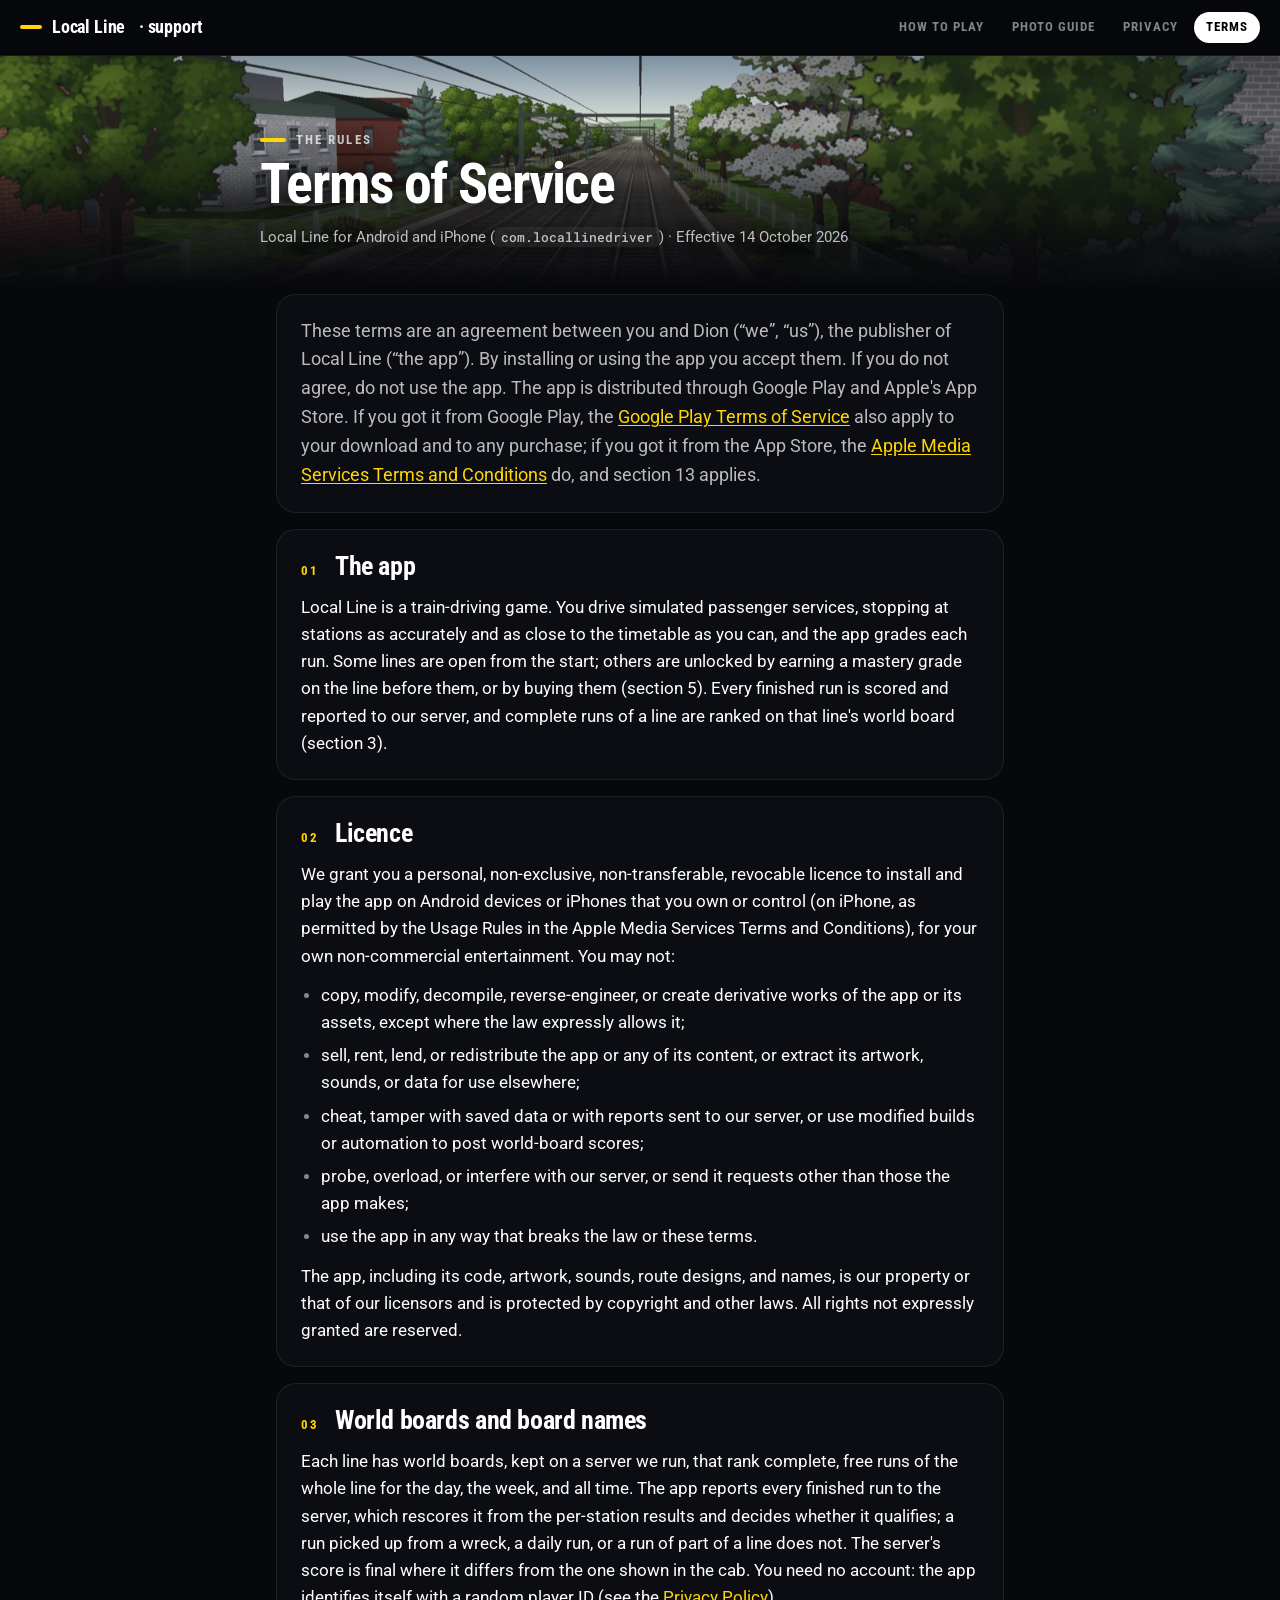
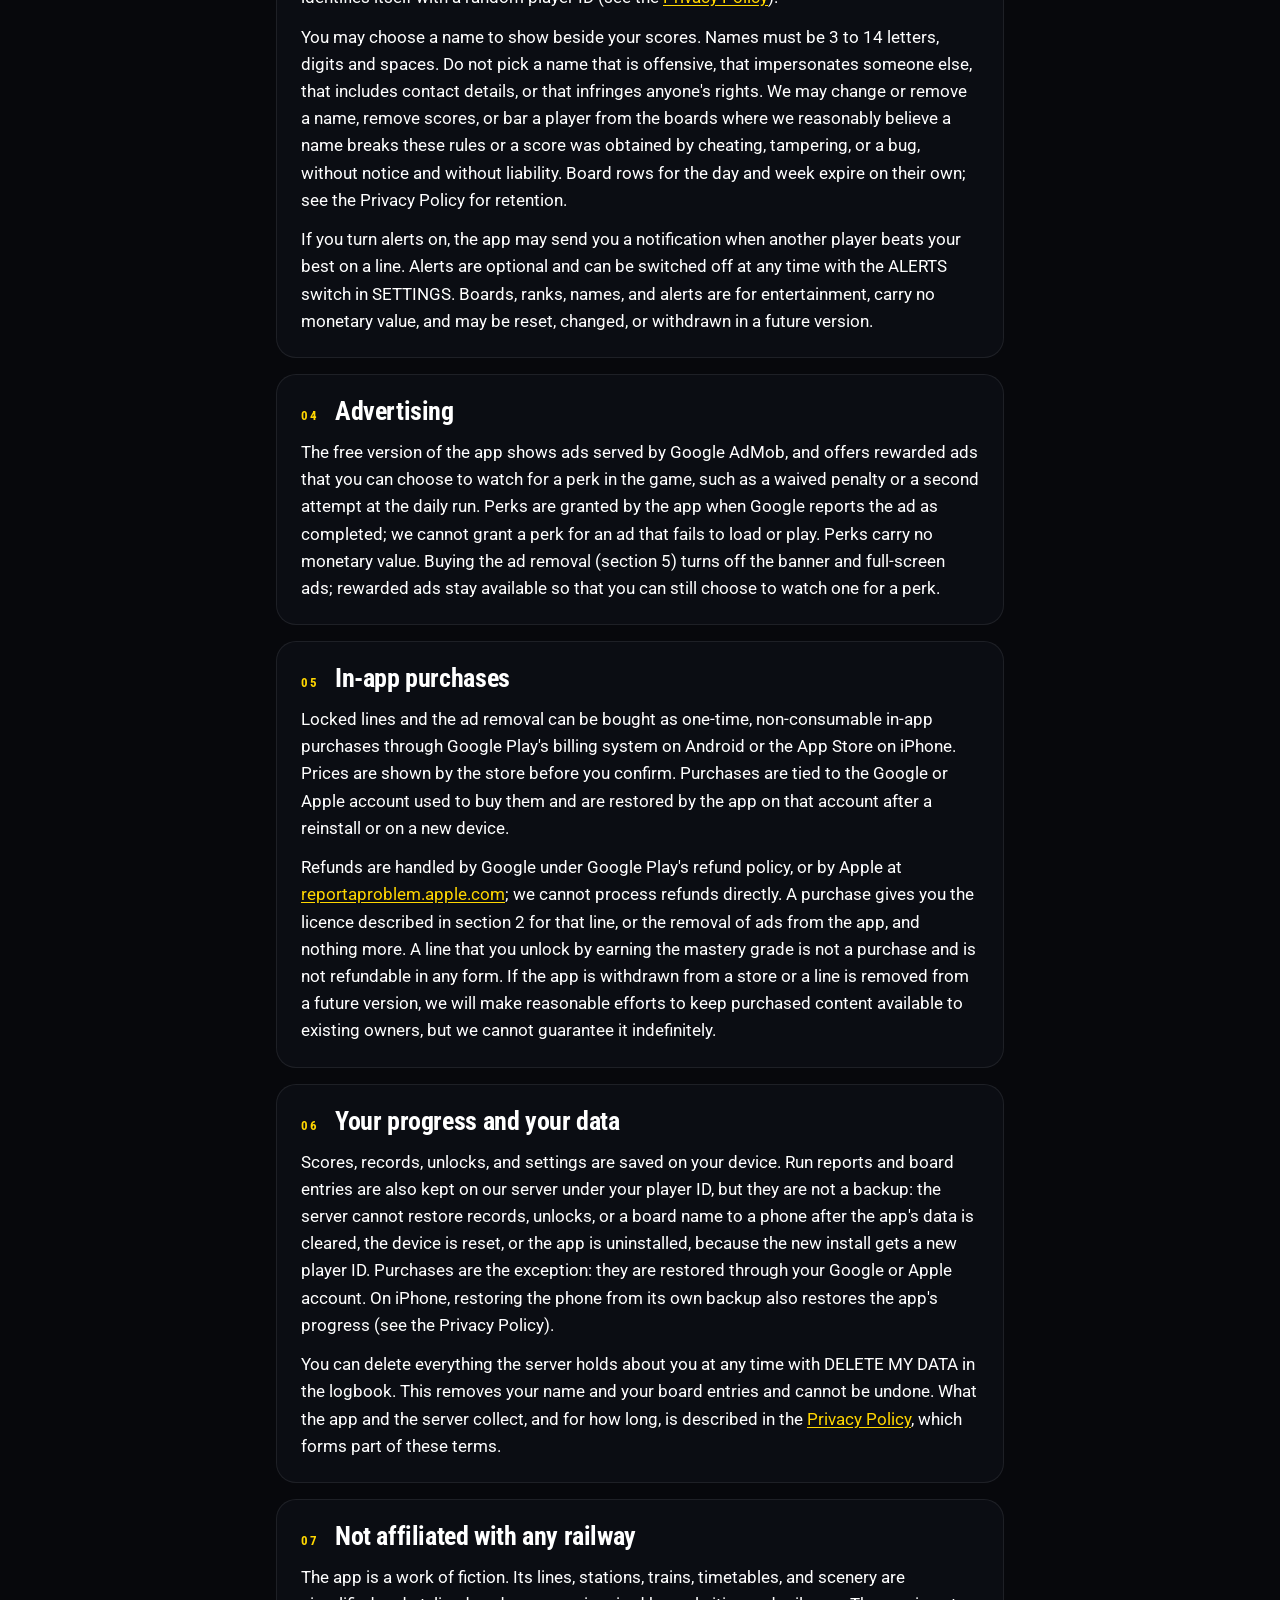
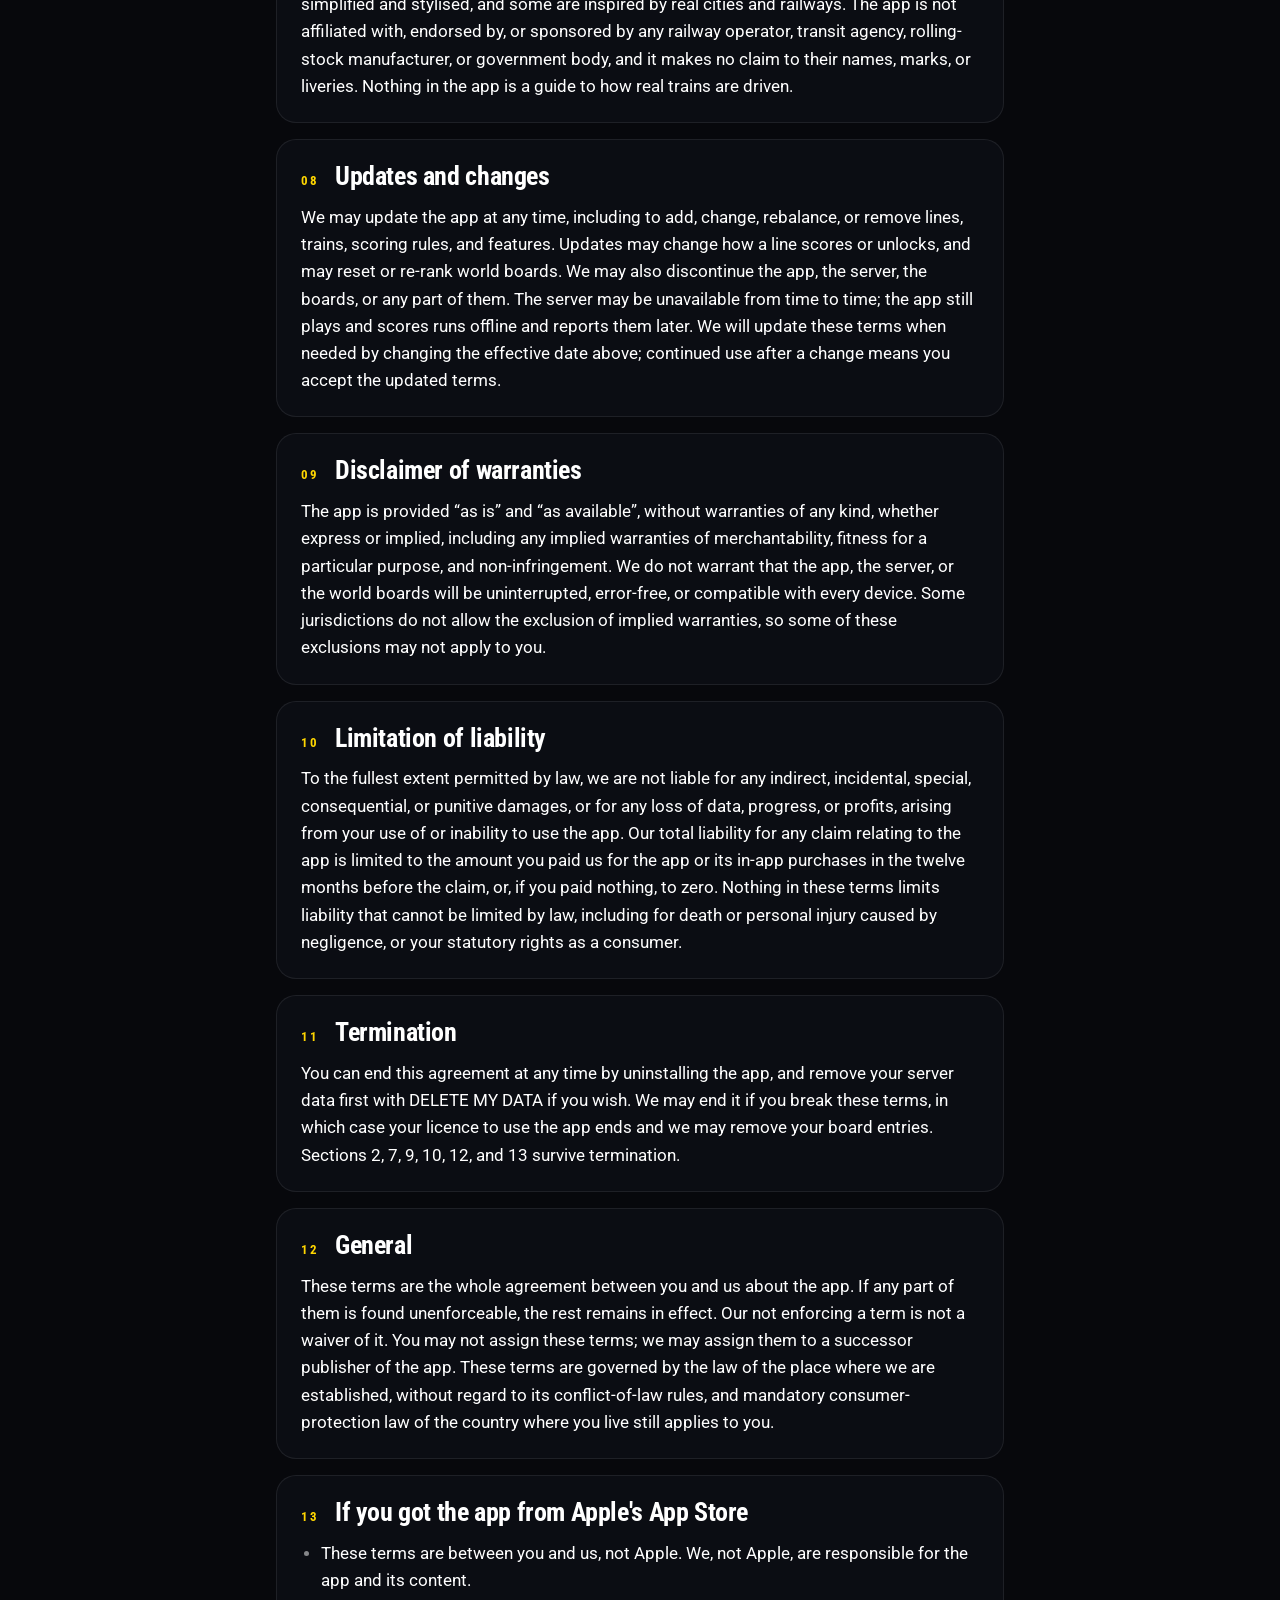
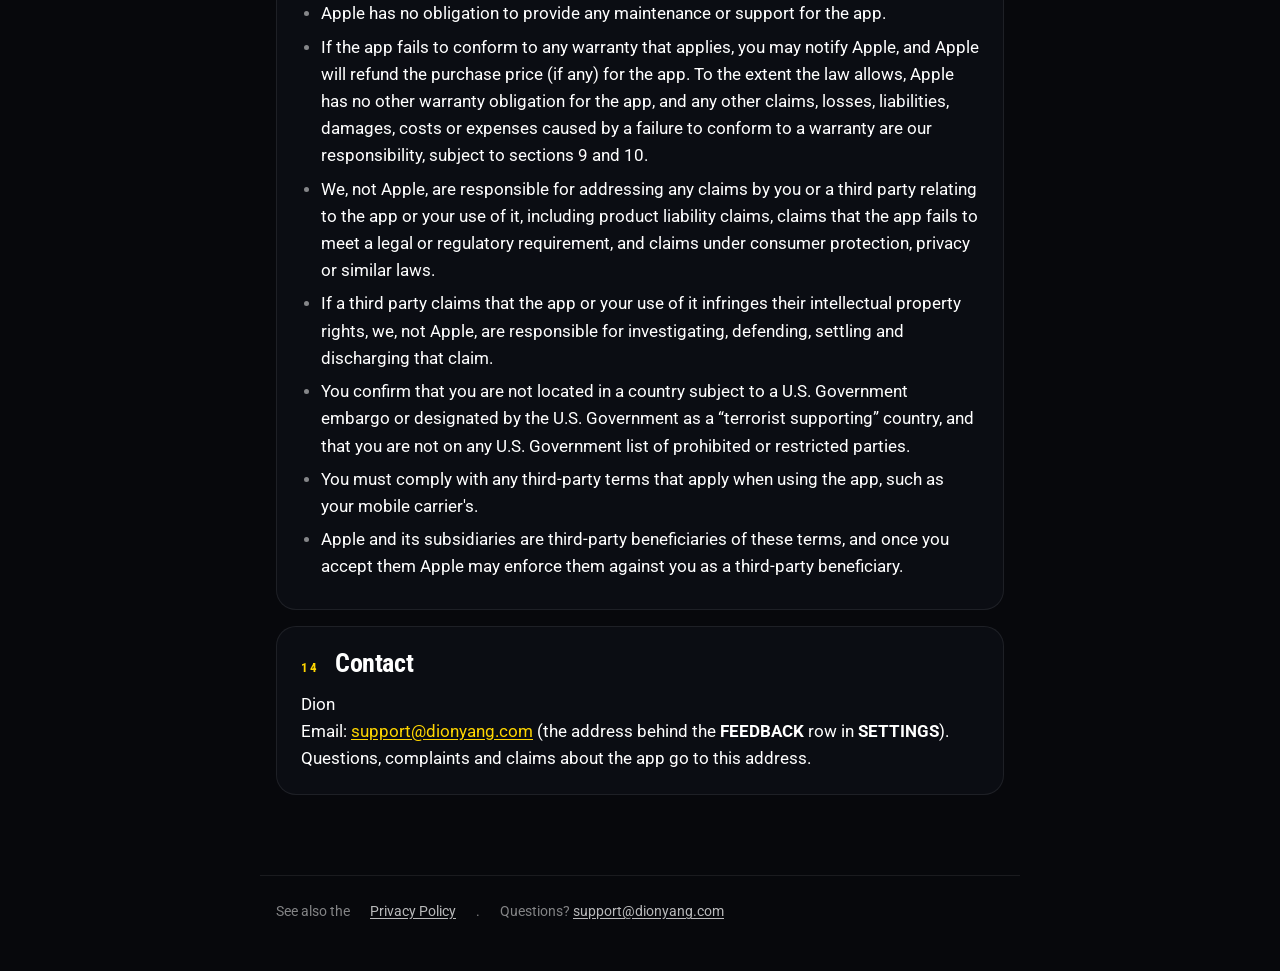
<file: terms-of-service.html>
<!DOCTYPE html>
<html lang="en">
<head>
<meta charset="utf-8">
<meta name="viewport" content="width=device-width, initial-scale=1">
<title>Terms of Service – Local Line</title>
<link rel="preconnect" href="https://fonts.googleapis.com">
<link rel="preconnect" href="https://fonts.gstatic.com" crossorigin>
<link href="https://fonts.googleapis.com/css2?family=Roboto+Condensed:wght@700&family=Roboto+Mono:wght@500&family=Roboto:wght@400;500;700&display=swap" rel="stylesheet">
<link rel="stylesheet" href="site.css">
</head>
<body>
<header class="bar"><a class="mark" href="index.html"><i></i>Local Line<span>&nbsp;· support</span></a><nav><a href="how-to-play.html">How to play</a><a href="photo-mode.html">Photo guide</a><a href="privacy-policy.html">Privacy</a><a href="terms-of-service.html" aria-current="page">Terms</a></nav></header>
<div class="hero short" style="background-image:url(img/line.jpg)"><div>
  <div class="kick"><i></i>The rules</div>
  <h1>Terms of Service</h1>
  <p class="meta">Local Line for Android and iPhone (<code>com.locallinedriver</code>) · Effective 14 October 2026</p>
</div></div>
<main>
<section class="sheet lead">
  <p>These terms are an agreement between you and Dion (“we”, “us”), the publisher of Local Line (“the app”). By installing or using the app you accept them. If you do not agree, do not use the app. The app is distributed through Google Play and Apple's App Store. If you got it from Google Play, the <a href="https://play.google.com/about/play-terms/">Google Play Terms of Service</a> also apply to your download and to any purchase; if you got it from the App Store, the <a href="https://www.apple.com/legal/internet-services/itunes/">Apple Media Services Terms and Conditions</a> do, and section 13 applies.</p>
</section>
<section class="sheet">
  <h2><span class="n">01</span>The app</h2>
  <p>Local Line is a train-driving game. You drive simulated passenger services, stopping at stations as accurately and as close to the timetable as you can, and the app grades each run. Some lines are open from the start; others are unlocked by earning a mastery grade on the line before them, or by buying them (section 5). Every finished run is scored and reported to our server, and complete runs of a line are ranked on that line's world board (section 3).</p>
</section>
<section class="sheet">
  <h2><span class="n">02</span>Licence</h2>
  <p>We grant you a personal, non-exclusive, non-transferable, revocable licence to install and play the app on Android devices or iPhones that you own or control (on iPhone, as permitted by the Usage Rules in the Apple Media Services Terms and Conditions), for your own non-commercial entertainment. You may not:</p>
  <ul>
    <li>copy, modify, decompile, reverse-engineer, or create derivative works of the app or its assets, except where the law expressly allows it;</li>
    <li>sell, rent, lend, or redistribute the app or any of its content, or extract its artwork, sounds, or data for use elsewhere;</li>
    <li>cheat, tamper with saved data or with reports sent to our server, or use modified builds or automation to post world-board scores;</li>
    <li>probe, overload, or interfere with our server, or send it requests other than those the app makes;</li>
    <li>use the app in any way that breaks the law or these terms.</li>
  </ul>
  <p>The app, including its code, artwork, sounds, route designs, and names, is our property or that of our licensors and is protected by copyright and other laws. All rights not expressly granted are reserved.</p>
</section>
<section class="sheet">
  <h2><span class="n">03</span>World boards and board names</h2>
  <p>Each line has world boards, kept on a server we run, that rank complete, free runs of the whole line for the day, the week, and all time. The app reports every finished run to the server, which rescores it from the per-station results and decides whether it qualifies; a run picked up from a wreck, a daily run, or a run of part of a line does not. The server's score is final where it differs from the one shown in the cab. You need no account: the app identifies itself with a random player ID (see the <a href="privacy-policy.html">Privacy Policy</a>).</p>
  <p>You may choose a name to show beside your scores. Names must be 3 to 14 letters, digits and spaces. Do not pick a name that is offensive, that impersonates someone else, that includes contact details, or that infringes anyone's rights. We may change or remove a name, remove scores, or bar a player from the boards where we reasonably believe a name breaks these rules or a score was obtained by cheating, tampering, or a bug, without notice and without liability. Board rows for the day and week expire on their own; see the Privacy Policy for retention.</p>
  <p>If you turn alerts on, the app may send you a notification when another player beats your best on a line. Alerts are optional and can be switched off at any time with the ALERTS switch in SETTINGS. Boards, ranks, names, and alerts are for entertainment, carry no monetary value, and may be reset, changed, or withdrawn in a future version.</p>
</section>
<section class="sheet">
  <h2><span class="n">04</span>Advertising</h2>
  <p>The free version of the app shows ads served by Google AdMob, and offers rewarded ads that you can choose to watch for a perk in the game, such as a waived penalty or a second attempt at the daily run. Perks are granted by the app when Google reports the ad as completed; we cannot grant a perk for an ad that fails to load or play. Perks carry no monetary value. Buying the ad removal (section 5) turns off the banner and full-screen ads; rewarded ads stay available so that you can still choose to watch one for a perk.</p>
</section>
<section class="sheet">
  <h2><span class="n">05</span>In-app purchases</h2>
  <p>Locked lines and the ad removal can be bought as one-time, non-consumable in-app purchases through Google Play's billing system on Android or the App Store on iPhone. Prices are shown by the store before you confirm. Purchases are tied to the Google or Apple account used to buy them and are restored by the app on that account after a reinstall or on a new device.</p>
  <p>Refunds are handled by Google under Google Play's refund policy, or by Apple at <a href="https://reportaproblem.apple.com/">reportaproblem.apple.com</a>; we cannot process refunds directly. A purchase gives you the licence described in section 2 for that line, or the removal of ads from the app, and nothing more. A line that you unlock by earning the mastery grade is not a purchase and is not refundable in any form. If the app is withdrawn from a store or a line is removed from a future version, we will make reasonable efforts to keep purchased content available to existing owners, but we cannot guarantee it indefinitely.</p>
</section>
<section class="sheet">
  <h2><span class="n">06</span>Your progress and your data</h2>
  <p>Scores, records, unlocks, and settings are saved on your device. Run reports and board entries are also kept on our server under your player ID, but they are not a backup: the server cannot restore records, unlocks, or a board name to a phone after the app's data is cleared, the device is reset, or the app is uninstalled, because the new install gets a new player ID. Purchases are the exception: they are restored through your Google or Apple account. On iPhone, restoring the phone from its own backup also restores the app's progress (see the Privacy Policy).</p>
  <p>You can delete everything the server holds about you at any time with DELETE MY DATA in the logbook. This removes your name and your board entries and cannot be undone. What the app and the server collect, and for how long, is described in the <a href="privacy-policy.html">Privacy Policy</a>, which forms part of these terms.</p>
</section>
<section class="sheet">
  <h2><span class="n">07</span>Not affiliated with any railway</h2>
  <p>The app is a work of fiction. Its lines, stations, trains, timetables, and scenery are simplified and stylised, and some are inspired by real cities and railways. The app is not affiliated with, endorsed by, or sponsored by any railway operator, transit agency, rolling-stock manufacturer, or government body, and it makes no claim to their names, marks, or liveries. Nothing in the app is a guide to how real trains are driven.</p>
</section>
<section class="sheet">
  <h2><span class="n">08</span>Updates and changes</h2>
  <p>We may update the app at any time, including to add, change, rebalance, or remove lines, trains, scoring rules, and features. Updates may change how a line scores or unlocks, and may reset or re-rank world boards. We may also discontinue the app, the server, the boards, or any part of them. The server may be unavailable from time to time; the app still plays and scores runs offline and reports them later. We will update these terms when needed by changing the effective date above; continued use after a change means you accept the updated terms.</p>
</section>
<section class="sheet">
  <h2><span class="n">09</span>Disclaimer of warranties</h2>
  <p>The app is provided “as is” and “as available”, without warranties of any kind, whether express or implied, including any implied warranties of merchantability, fitness for a particular purpose, and non-infringement. We do not warrant that the app, the server, or the world boards will be uninterrupted, error-free, or compatible with every device. Some jurisdictions do not allow the exclusion of implied warranties, so some of these exclusions may not apply to you.</p>
</section>
<section class="sheet">
  <h2><span class="n">10</span>Limitation of liability</h2>
  <p>To the fullest extent permitted by law, we are not liable for any indirect, incidental, special, consequential, or punitive damages, or for any loss of data, progress, or profits, arising from your use of or inability to use the app. Our total liability for any claim relating to the app is limited to the amount you paid us for the app or its in-app purchases in the twelve months before the claim, or, if you paid nothing, to zero. Nothing in these terms limits liability that cannot be limited by law, including for death or personal injury caused by negligence, or your statutory rights as a consumer.</p>
</section>
<section class="sheet">
  <h2><span class="n">11</span>Termination</h2>
  <p>You can end this agreement at any time by uninstalling the app, and remove your server data first with DELETE MY DATA if you wish. We may end it if you break these terms, in which case your licence to use the app ends and we may remove your board entries. Sections 2, 7, 9, 10, 12, and 13 survive termination.</p>
</section>
<section class="sheet">
  <h2><span class="n">12</span>General</h2>
  <p>These terms are the whole agreement between you and us about the app. If any part of them is found unenforceable, the rest remains in effect. Our not enforcing a term is not a waiver of it. You may not assign these terms; we may assign them to a successor publisher of the app. These terms are governed by the law of the place where we are established, without regard to its conflict-of-law rules, and mandatory consumer-protection law of the country where you live still applies to you.</p>
</section>
<section class="sheet">
  <h2><span class="n">13</span>If you got the app from Apple's App Store</h2>
  <ul>
    <li>These terms are between you and us, not Apple. We, not Apple, are responsible for the app and its content.</li>
    <li>Apple has no obligation to provide any maintenance or support for the app.</li>
    <li>If the app fails to conform to any warranty that applies, you may notify Apple, and Apple will refund the purchase price (if any) for the app. To the extent the law allows, Apple has no other warranty obligation for the app, and any other claims, losses, liabilities, damages, costs or expenses caused by a failure to conform to a warranty are our responsibility, subject to sections 9 and 10.</li>
    <li>We, not Apple, are responsible for addressing any claims by you or a third party relating to the app or your use of it, including product liability claims, claims that the app fails to meet a legal or regulatory requirement, and claims under consumer protection, privacy or similar laws.</li>
    <li>If a third party claims that the app or your use of it infringes their intellectual property rights, we, not Apple, are responsible for investigating, defending, settling and discharging that claim.</li>
    <li>You confirm that you are not located in a country subject to a U.S. Government embargo or designated by the U.S. Government as a “terrorist supporting” country, and that you are not on any U.S. Government list of prohibited or restricted parties.</li>
    <li>You must comply with any third-party terms that apply when using the app, such as your mobile carrier's.</li>
    <li>Apple and its subsidiaries are third-party beneficiaries of these terms, and once you accept them Apple may enforce them against you as a third-party beneficiary.</li>
  </ul>
</section>
<section class="sheet">
  <h2><span class="n">14</span>Contact</h2>
  <p>Dion<br>Email: <a href="mailto:support@dionyang.com">support@dionyang.com</a> (the address behind the <strong>FEEDBACK</strong> row in <strong>SETTINGS</strong>). Questions, complaints and claims about the app go to this address.</p>
</section>
</main>
<footer>See also the <a href="privacy-policy.html">Privacy Policy</a>. <span>Questions? <a href="mailto:support@dionyang.com">support@dionyang.com</a></span></footer>
</body>
</html>
</file>
<file: site.css>
/* Local Line support pages, in the game's own kit (shared-ui ui/Kit.kt):
   a near-black sheet, white ink, one yellow for the thing to press,
   Roboto Condensed Bold for every label, mixed-case titles, caps for status words. */

:root {
  --page: #07080c;
  --sheet: rgba(12, 14, 20, .96);
  --ink: #ffffff;
  --ink-soft: rgba(255, 255, 255, .72);
  --ink-dim: rgba(255, 255, 255, .5);
  --hairline: rgba(255, 255, 255, .08);
  --fill: rgba(255, 255, 255, .06);
  --go: #FFD600;
  --amber: #FFB74D;
  --red: #EF5350;
  --panel: rgba(11, 20, 38, .8);
  --line: #FFD600;
  color-scheme: dark;
}

* { box-sizing: border-box; }
html { -webkit-text-size-adjust: 100%; }
body {
  margin: 0;
  background: var(--page);
  color: var(--ink);
  font: 400 16.5px/1.65 Roboto, system-ui, -apple-system, "Segoe UI", sans-serif;
  -webkit-font-smoothing: antialiased;
}
a { color: var(--go); text-underline-offset: 2px; }
a:hover { color: #fff; }
code { font: 500 .88em/1 "Roboto Mono", ui-monospace, monospace; background: var(--fill); padding: 2px 6px; border-radius: 4px; }
strong { font-weight: 700; color: #fff; }

/* ---------- the top bar ---------- */
.bar {
  position: sticky; top: 0; z-index: 10;
  display: flex; align-items: center; gap: 16px;
  padding: 12px 20px;
  background: rgba(7, 8, 12, .85);
  backdrop-filter: blur(12px); -webkit-backdrop-filter: blur(12px);
  border-bottom: 1px solid var(--hairline);
}
.bar .mark { font: 700 18px/1 "Roboto Condensed", sans-serif; letter-spacing: -.01em; color: #fff; text-decoration: none; display: flex; align-items: center; gap: 10px; white-space: nowrap; }
.bar .mark i { width: 22px; height: 4px; border-radius: 2px; background: var(--go); }
.bar nav { margin-left: auto; display: flex; gap: 4px; overflow-x: auto; scrollbar-width: none; }
.bar nav::-webkit-scrollbar { display: none; }
.bar nav a {
  font: 700 12.5px/1 "Roboto Condensed", sans-serif; letter-spacing: .08em; text-transform: uppercase;
  color: var(--ink-dim); text-decoration: none; padding: 9px 12px; border-radius: 999px; white-space: nowrap;
}
.bar nav a:hover { color: #fff; background: var(--fill); }
.bar nav a[aria-current] { color: #000; background: #fff; }

/* ---------- the hero: a scene from the game, the wordmark bottom-left ---------- */
.hero {
  position: relative; min-height: 340px; display: flex; align-items: flex-end;
  background: #111 center / cover no-repeat;
  padding: 0 20px 36px;
}
.hero:before { content: ""; position: absolute; inset: 0; background: linear-gradient(180deg, rgba(7,8,12,.35), rgba(7,8,12,0) 30%, rgba(7,8,12,.55) 62%, var(--page)); }
.hero.short { min-height: 230px; }
.hero > div { position: relative; width: 100%; max-width: 760px; margin: 0 auto; text-shadow: 0 2px 14px rgba(0,0,0,.55); }
.kick { display: flex; align-items: center; gap: 10px; font: 700 13px/1 "Roboto Condensed", sans-serif; letter-spacing: .16em; text-transform: uppercase; color: var(--ink-soft); }
.kick i { width: 26px; height: 4px; border-radius: 2px; background: var(--line); }
h1 { font: 700 clamp(36px, 7vw, 56px)/1.02 "Roboto Condensed", sans-serif; letter-spacing: -.03em; margin: 10px 0 0; }
.hero p.meta { margin: 12px 0 0; color: var(--ink-soft); font-size: 14.5px; }

/* ---------- the body: sheets down the page ---------- */
main { max-width: 760px; margin: 0 auto; padding: 8px 16px 64px; }
.sheet { background: var(--sheet); border-radius: 20px; padding: 22px 24px; margin: 0 0 16px; border: 1px solid var(--hairline); }
.lead { font-size: 17.5px; color: var(--ink-soft); }
.lead strong { color: #fff; }

h2 {
  font: 700 26px/1.15 "Roboto Condensed", sans-serif; letter-spacing: -.015em;
  margin: 0 0 12px; display: flex; align-items: baseline; gap: 12px;
}
h2 .n { font: 700 13px/1 "Roboto Condensed", sans-serif; letter-spacing: .12em; color: var(--go); min-width: 22px; }
h3 { font: 700 13px/1.2 "Roboto Condensed", sans-serif; letter-spacing: .12em; text-transform: uppercase; color: var(--ink-dim); margin: 22px 0 8px; }
p { margin: 0 0 12px; }
.sheet > :last-child { margin-bottom: 0; }
ul, ol { padding-left: 20px; margin: 0 0 12px; }
li { margin: 6px 0; }
li::marker { color: var(--ink-dim); }

/* tables as the game's TableRow: caps heads, hairlines */
.scroll { overflow-x: auto; margin: 12px -4px; }
table { border-collapse: collapse; width: 100%; font-size: 14.5px; }
th, td { text-align: left; vertical-align: top; padding: 10px 8px; border-top: 1px solid var(--hairline); line-height: 1.5; }
th { border-top: 0; font: 700 11.5px/1.2 "Roboto Condensed", sans-serif; letter-spacing: .12em; text-transform: uppercase; color: var(--ink-dim); }
td:first-child { color: #fff; font-weight: 500; }

/* the game's buttons */
.pill { display: inline-flex; align-items: center; justify-content: center; height: 44px; padding: 0 22px; border-radius: 999px; font: 700 14px/1 "Roboto Condensed", sans-serif; letter-spacing: .04em; text-decoration: none; text-transform: uppercase; }
.pill.go { background: var(--go); color: #000; box-shadow: 0 0 22px rgba(255, 214, 0, .25); }
.pill.ghost { background: rgba(255,255,255,.1); color: #fff; }
.pill:hover { filter: brightness(1.08); color: inherit; }
.pills { display: flex; gap: 10px; flex-wrap: wrap; margin-top: 16px; }

/* photo mode's own chips, as on screen (PhotoModeOverlay Chip) */
.chip {
  display: inline-block; white-space: nowrap; vertical-align: 1px;
  font: 700 11.5px/1 "Roboto Condensed", sans-serif; letter-spacing: .05em;
  padding: 5px 8px; border-radius: 4px; color: #fff;
  background: var(--panel); border: 1px solid rgba(255,255,255,.35);
}
.chip.on { color: var(--amber); border-color: var(--amber); }
.chip.tab { color: #000; background: var(--amber); border-color: var(--amber); }
.chip .ad { display: inline-block; margin-left: 4px; font-size: 9px; padding: 2px 3px; border-radius: 3px; background: var(--go); color: #000; vertical-align: 1px; }
.label { font: 700 11.5px/1 "Roboto Condensed", sans-serif; letter-spacing: .05em; color: #fff; }

/* a tip: a yellow edge, as the selected row */
.tip { background: var(--fill); border-radius: 12px; padding: 12px 16px; margin: 14px 0; box-shadow: inset 4px 0 0 var(--go); color: var(--ink-soft); font-size: 15px; }
.tip b { color: #fff; font-weight: 700; }

/* table of contents */
.toc { display: grid; grid-template-columns: repeat(auto-fill, minmax(200px, 1fr)); gap: 0 18px; padding: 0; margin: 4px 0 0; list-style: none; counter-reset: toc; }
.toc li { margin: 0; border-top: 1px solid var(--hairline); }
.toc a { display: flex; gap: 12px; padding: 10px 2px; color: #fff; text-decoration: none; font-weight: 500; }
.toc a:before { counter-increment: toc; content: counter(toc, decimal-leading-zero); font: 700 13px/1.6 "Roboto Condensed", sans-serif; color: var(--go); letter-spacing: .08em; }
.toc a:hover { color: var(--go); }

/* a picture with its caption */
figure { margin: 14px 0; }
figure img { display: block; width: 100%; height: auto; border-radius: 12px; }
figcaption { font-size: 13.5px; color: var(--ink-dim); margin-top: 8px; }

/* footer */
footer { max-width: 760px; margin: 0 auto; padding: 24px 16px 48px; color: var(--ink-dim); font-size: 14px; border-top: 1px solid var(--hairline); display: flex; flex-wrap: wrap; gap: 8px 20px; }
footer a { color: var(--ink-soft); }

@media (max-width: 560px) {
  body { font-size: 16px; }
  .sheet { padding: 18px 16px; border-radius: 16px; }
  .bar { padding: 10px 12px; gap: 8px; }
  .bar .mark span { display: none; }
  .bar nav a { padding: 8px 9px; font-size: 12px; }
  .hero { min-height: 260px; padding-bottom: 28px; }
  .hero.short { min-height: 190px; }
  h2 { font-size: 23px; }
}
</file>
